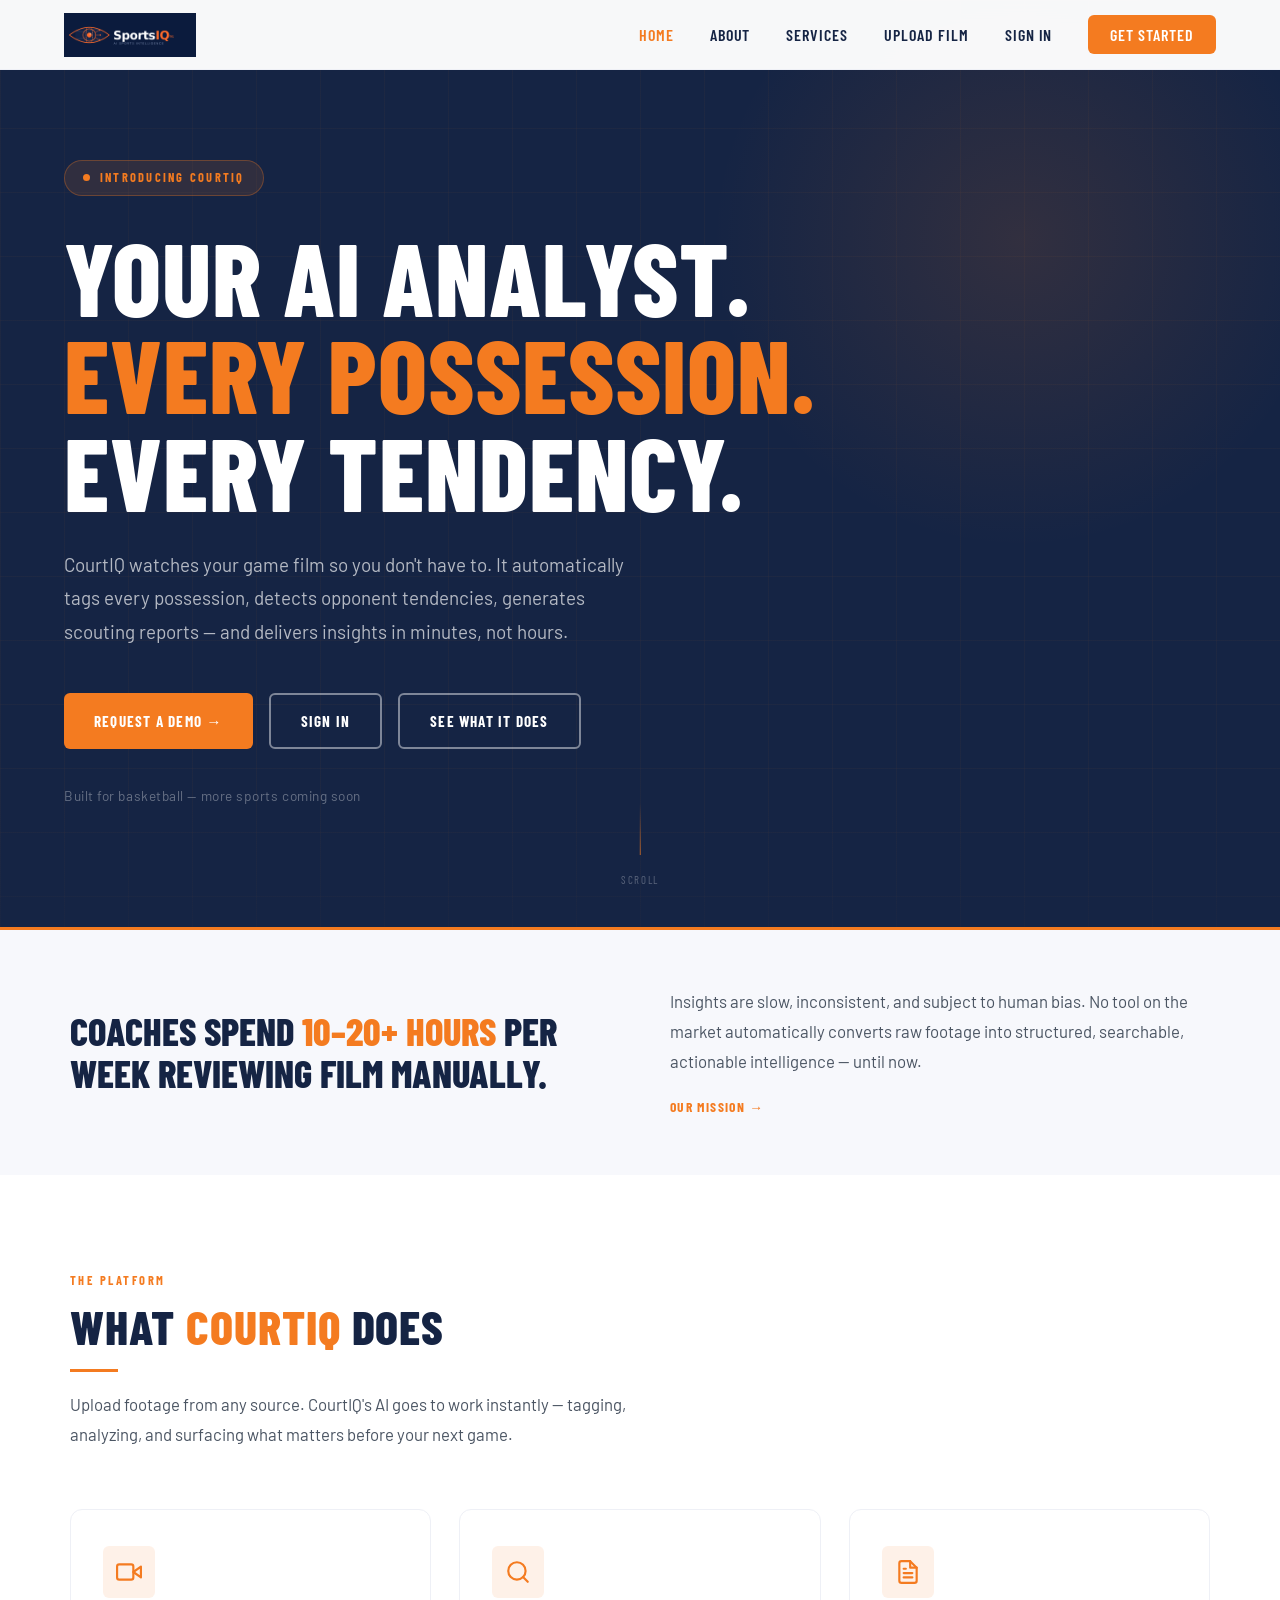
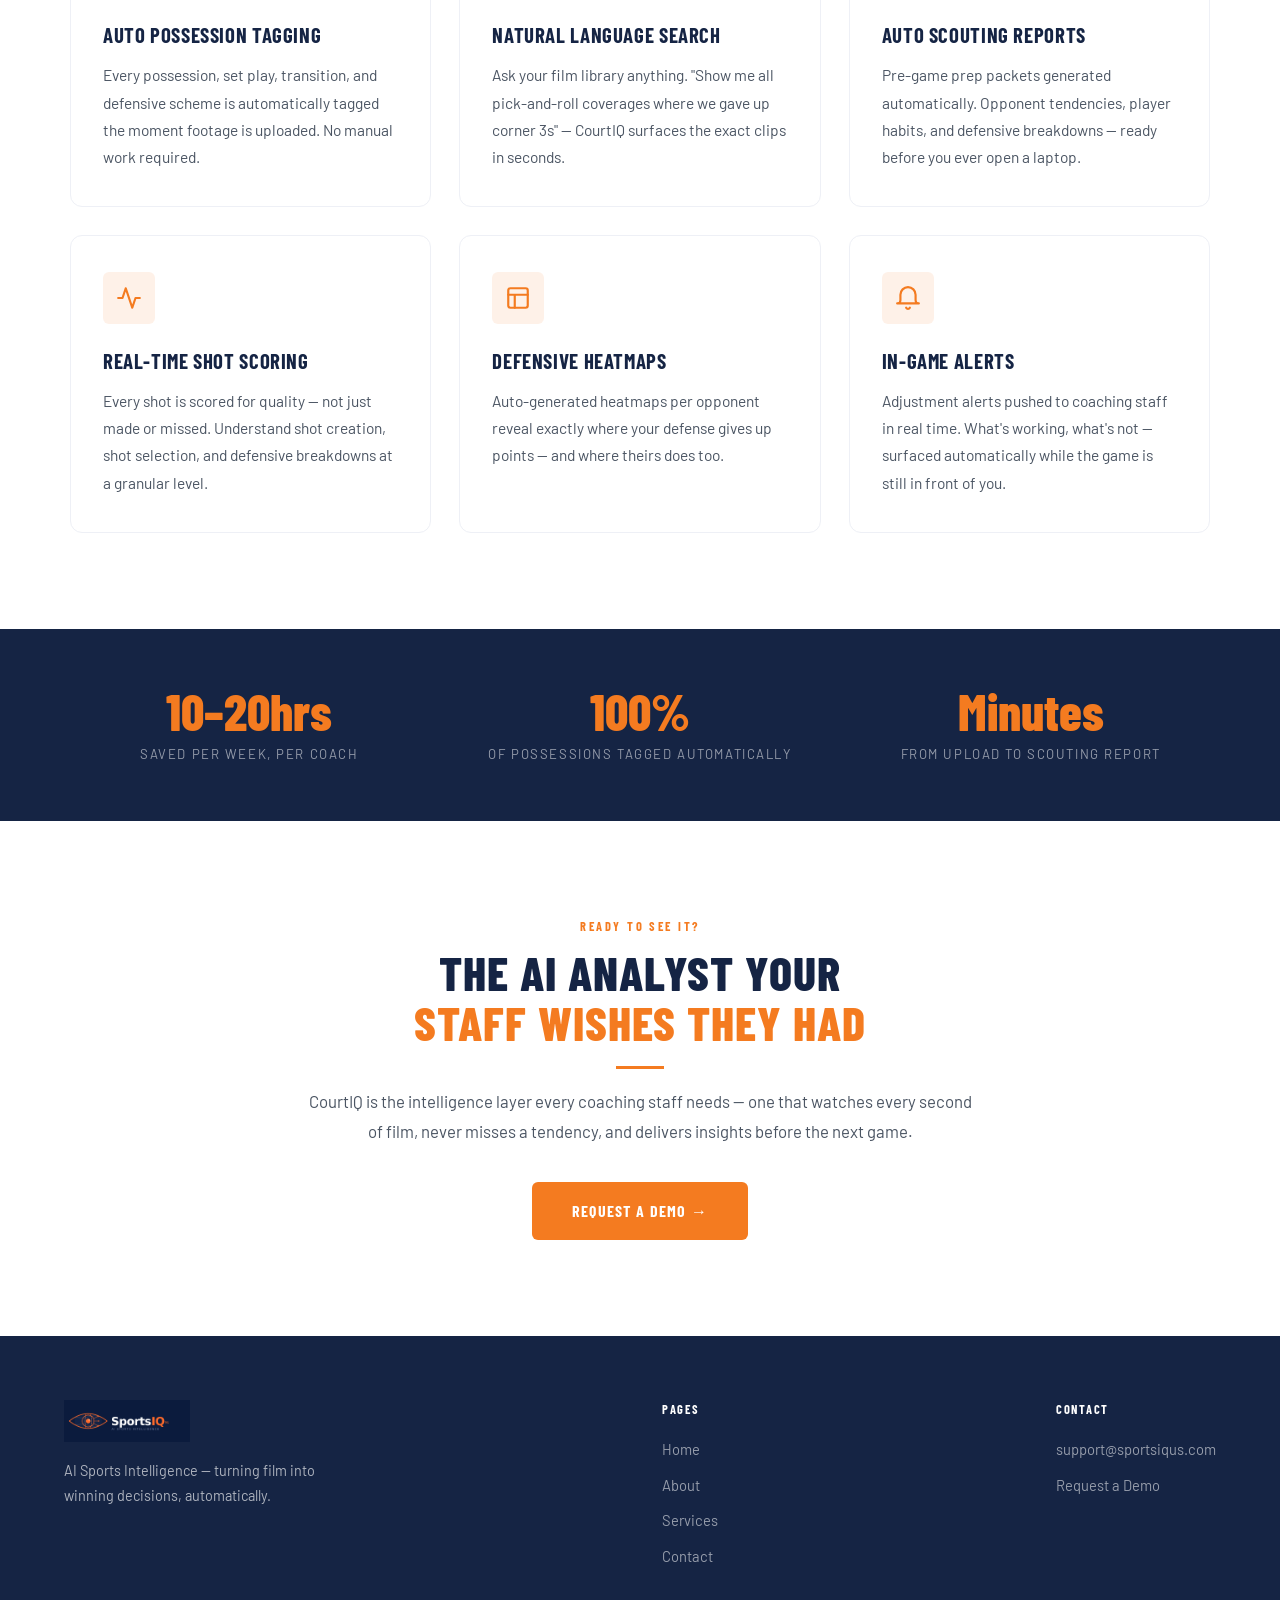
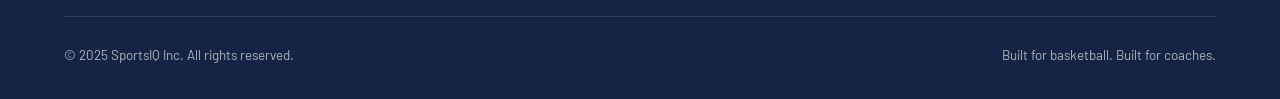
<file: index.html>
<!DOCTYPE html>
<html lang="en">
<head>
  <meta charset="UTF-8" />
  <meta name="viewport" content="width=device-width, initial-scale=1.0" />
  <meta name="description" content="SportsIQ — CourtIQ is our AI analyst that watches every possession, detects every tendency, and delivers scouting intelligence automatically." />
  <title>SportsIQ | AI Sports Intelligence</title>
  <link rel="stylesheet" href="styles.css" />
  <link rel="icon" type="image/png" href="logo.png" />
</head>
<body>

<!-- NAV -->
<nav>
  <div class="nav-logo">
    <a href="index.html"><img src="logo.png" alt="SportsIQ" /></a>
  </div>
  <ul class="nav-links">
    <li><a href="index.html" class="active">Home</a></li>
    <li><a href="about.html">About</a></li>
    <li><a href="services.html">Services</a></li>
    <li><a href="upload.html">Upload Film</a></li>
    <li><a href="login.html" class="login-nav-link">Sign In</a></li>
    <li><a href="contact.html" class="nav-cta">Get Started</a></li>
  </ul>
  <button class="hamburger" aria-label="Menu">
    <span></span><span></span><span></span>
  </button>
</nav>

<!-- HERO -->
<section style="background:var(--navy);padding:0;min-height:100vh;display:flex;flex-direction:column;justify-content:center;position:relative;overflow:hidden;">
  <!-- Grid texture -->
  <div style="position:absolute;inset:0;background-image:linear-gradient(rgba(244,123,32,0.04) 1px,transparent 1px),linear-gradient(90deg,rgba(244,123,32,0.04) 1px,transparent 1px);background-size:64px 64px;pointer-events:none;"></div>
  <!-- Glow -->
  <div style="position:absolute;top:-80px;right:-60px;width:640px;height:640px;background:radial-gradient(circle,rgba(244,123,32,0.13) 0%,transparent 68%);pointer-events:none;"></div>
  <!-- Bottom fade -->
  <div style="position:absolute;bottom:0;left:0;right:0;height:120px;background:linear-gradient(to top,rgba(21,36,68,0.5),transparent);pointer-events:none;"></div>

  <div style="position:relative;z-index:1;padding:160px 5% 120px;max-width:1000px;">
    <!-- Product badge -->
    <div class="fade-up" style="display:inline-flex;align-items:center;gap:10px;background:rgba(244,123,32,0.12);border:1px solid rgba(244,123,32,0.3);border-radius:100px;padding:7px 18px;margin-bottom:32px;">
      <span style="width:7px;height:7px;background:var(--orange);border-radius:50%;display:block;"></span>
      <span style="font-family:var(--font-display);font-size:0.78rem;font-weight:700;letter-spacing:0.18em;text-transform:uppercase;color:var(--orange);">Introducing CourtIQ</span>
    </div>

    <h1 class="fade-up-2" style="font-family:var(--font-display);font-size:clamp(3.2rem,8vw,6.5rem);font-weight:800;color:var(--white);text-transform:uppercase;letter-spacing:0.01em;line-height:0.95;">
      Your AI Analyst.<br />
      <span style="color:var(--orange);">Every Possession.</span><br />
      Every Tendency.
    </h1>

    <p class="fade-up-3" style="margin-top:28px;font-size:1.18rem;color:rgba(255,255,255,0.68);max-width:560px;line-height:1.78;">
      CourtIQ watches your game film so you don't have to. It automatically tags every possession, detects opponent tendencies, generates scouting reports — and delivers insights in minutes, not hours.
    </p>

    <div class="fade-up-4" style="margin-top:44px;display:flex;gap:16px;flex-wrap:wrap;">
      <a href="contact.html" class="btn btn-primary">Request a Demo &rarr;</a>
      <a href="login.html" class="btn btn-outline-white">Sign In</a>
      <a href="services.html" class="btn btn-outline-white">See What It Does</a>
    </div>

    <!-- Proof line -->
    <p class="fade-up-4" style="margin-top:36px;font-size:0.85rem;color:rgba(255,255,255,0.35);letter-spacing:0.04em;">
      Built for basketball — more sports coming soon
    </p>
  </div>

  <!-- Scroll hint -->
  <div style="position:absolute;bottom:36px;left:50%;transform:translateX(-50%);text-align:center;">
    <div style="width:1px;height:52px;background:linear-gradient(to bottom,transparent,rgba(244,123,32,0.7));margin:0 auto 10px;"></div>
    <span style="font-family:var(--font-display);font-size:0.68rem;letter-spacing:0.16em;color:rgba(255,255,255,0.3);text-transform:uppercase;">Scroll</span>
  </div>
</section>

<!-- PROBLEM / INSIGHT STRIP -->
<div style="background:var(--off-white);border-top:3px solid var(--orange);padding:56px 5%;">
  <div class="inner" style="display:flex;align-items:center;gap:60px;flex-wrap:wrap;">
    <div style="flex:1;min-width:260px;">
      <p style="font-family:var(--font-display);font-size:clamp(1.6rem,3vw,2.4rem);font-weight:800;text-transform:uppercase;color:var(--navy);line-height:1.1;">
        Coaches spend <span style="color:var(--orange);">10–20+ hours</span> per week reviewing film manually.
      </p>
    </div>
    <div style="flex:1;min-width:260px;">
      <p style="color:var(--text-mid);font-size:1.05rem;line-height:1.8;">
        Insights are slow, inconsistent, and subject to human bias. No tool on the market automatically converts raw footage into structured, searchable, actionable intelligence — until now.
      </p>
      <a href="about.html" style="display:inline-flex;align-items:center;gap:8px;margin-top:20px;font-family:var(--font-display);font-size:0.85rem;font-weight:700;letter-spacing:0.1em;text-transform:uppercase;color:var(--orange);">Our mission &rarr;</a>
    </div>
  </div>
</div>

<!-- WHAT COURTIQ DOES -->
<section style="background:var(--white);">
  <div class="inner">
    <div style="max-width:580px;margin-bottom:60px;">
      <p class="section-label">The Platform</p>
      <h2 class="section-title">What <span>CourtIQ</span> Does</h2>
      <div class="divider"></div>
      <p class="section-sub">Upload footage from any source. CourtIQ's AI goes to work instantly — tagging, analyzing, and surfacing what matters before your next game.</p>
    </div>

    <div class="grid-3">

      <div class="card">
        <div class="card-icon">
          <svg viewBox="0 0 24 24"><polygon points="23 7 16 12 23 17 23 7"/><rect x="1" y="5" width="15" height="14" rx="2"/></svg>
        </div>
        <h3>Auto Possession Tagging</h3>
        <p>Every possession, set play, transition, and defensive scheme is automatically tagged the moment footage is uploaded. No manual work required.</p>
      </div>

      <div class="card">
        <div class="card-icon">
          <svg viewBox="0 0 24 24"><circle cx="11" cy="11" r="8"/><line x1="21" y1="21" x2="16.65" y2="16.65"/></svg>
        </div>
        <h3>Natural Language Search</h3>
        <p>Ask your film library anything. "Show me all pick-and-roll coverages where we gave up corner 3s" — CourtIQ surfaces the exact clips in seconds.</p>
      </div>

      <div class="card">
        <div class="card-icon">
          <svg viewBox="0 0 24 24"><path d="M14 2H6a2 2 0 0 0-2 2v16a2 2 0 0 0 2 2h12a2 2 0 0 0 2-2V8z"/><polyline points="14 2 14 8 20 8"/><line x1="16" y1="13" x2="8" y2="13"/><line x1="16" y1="17" x2="8" y2="17"/><polyline points="10 9 9 9 8 9"/></svg>
        </div>
        <h3>Auto Scouting Reports</h3>
        <p>Pre-game prep packets generated automatically. Opponent tendencies, player habits, and defensive breakdowns — ready before you ever open a laptop.</p>
      </div>

      <div class="card">
        <div class="card-icon">
          <svg viewBox="0 0 24 24"><polyline points="22 12 18 12 15 21 9 3 6 12 2 12"/></svg>
        </div>
        <h3>Real-Time Shot Scoring</h3>
        <p>Every shot is scored for quality — not just made or missed. Understand shot creation, shot selection, and defensive breakdowns at a granular level.</p>
      </div>

      <div class="card">
        <div class="card-icon">
          <svg viewBox="0 0 24 24"><rect x="3" y="3" width="18" height="18" rx="2"/><path d="M3 9h18M9 21V9"/></svg>
        </div>
        <h3>Defensive Heatmaps</h3>
        <p>Auto-generated heatmaps per opponent reveal exactly where your defense gives up points — and where theirs does too.</p>
      </div>

      <div class="card">
        <div class="card-icon">
          <svg viewBox="0 0 24 24"><path d="M22 17H2a3 3 0 0 0 3-3V9a7 7 0 0 1 14 0v5a3 3 0 0 0 3 3z"/><path d="M13.73 21a2 2 0 0 1-3.46 0"/></svg>
        </div>
        <h3>In-Game Alerts</h3>
        <p>Adjustment alerts pushed to coaching staff in real time. What's working, what's not — surfaced automatically while the game is still in front of you.</p>
      </div>

    </div>
  </div>
</section>

<!-- STAT STRIP -->
<div class="stat-strip">
  <div>
    <div class="stat-num">10–20hrs</div>
    <div class="stat-label">Saved per week, per coach</div>
  </div>
  <div>
    <div class="stat-num">100%</div>
    <div class="stat-label">Of possessions tagged automatically</div>
  </div>
  <div>
    <div class="stat-num">Minutes</div>
    <div class="stat-label">From upload to scouting report</div>
  </div>
</div>

<!-- CTA BAND -->
<section style="background:var(--white);text-align:center;">
  <div class="inner" style="max-width:680px;">
    <p class="section-label" style="text-align:center;">Ready to See It?</p>
    <h2 class="section-title" style="text-align:center;">The AI Analyst Your<br /><span>Staff Wishes They Had</span></h2>
    <div class="divider" style="margin:18px auto;"></div>
    <p style="color:var(--text-mid);font-size:1.05rem;line-height:1.78;margin-bottom:36px;">CourtIQ is the intelligence layer every coaching staff needs — one that watches every second of film, never misses a tendency, and delivers insights before the next game.</p>
    <a href="contact.html" class="btn btn-primary" style="font-size:1rem;padding:16px 40px;">Request a Demo &rarr;</a>
  </div>
</section>

<!-- FOOTER -->
<footer>
  <div class="footer-top">
    <div class="footer-brand">
      <img src="logo.png" alt="SportsIQ" />
      <p>AI Sports Intelligence — turning film into winning decisions, automatically.</p>
    </div>
    <div class="footer-links">
      <h4>Pages</h4>
      <ul>
        <li><a href="index.html">Home</a></li>
        <li><a href="about.html">About</a></li>
        <li><a href="services.html">Services</a></li>
        <li><a href="contact.html">Contact</a></li>
      </ul>
    </div>
    <div class="footer-links">
      <h4>Contact</h4>
      <ul>
        <li><a href="mailto:support@sportsiqus.com">support@sportsiqus.com</a></li>
        <li><a href="contact.html">Request a Demo</a></li>
      </ul>
    </div>
  </div>
  <div class="footer-bottom">
    <p>&copy; 2025 SportsIQ Inc. All rights reserved.</p>
    <p>Built for basketball. Built for coaches.</p>
  </div>
</footer>

<script src="main.js"></script>
</body>
</html>
</file>
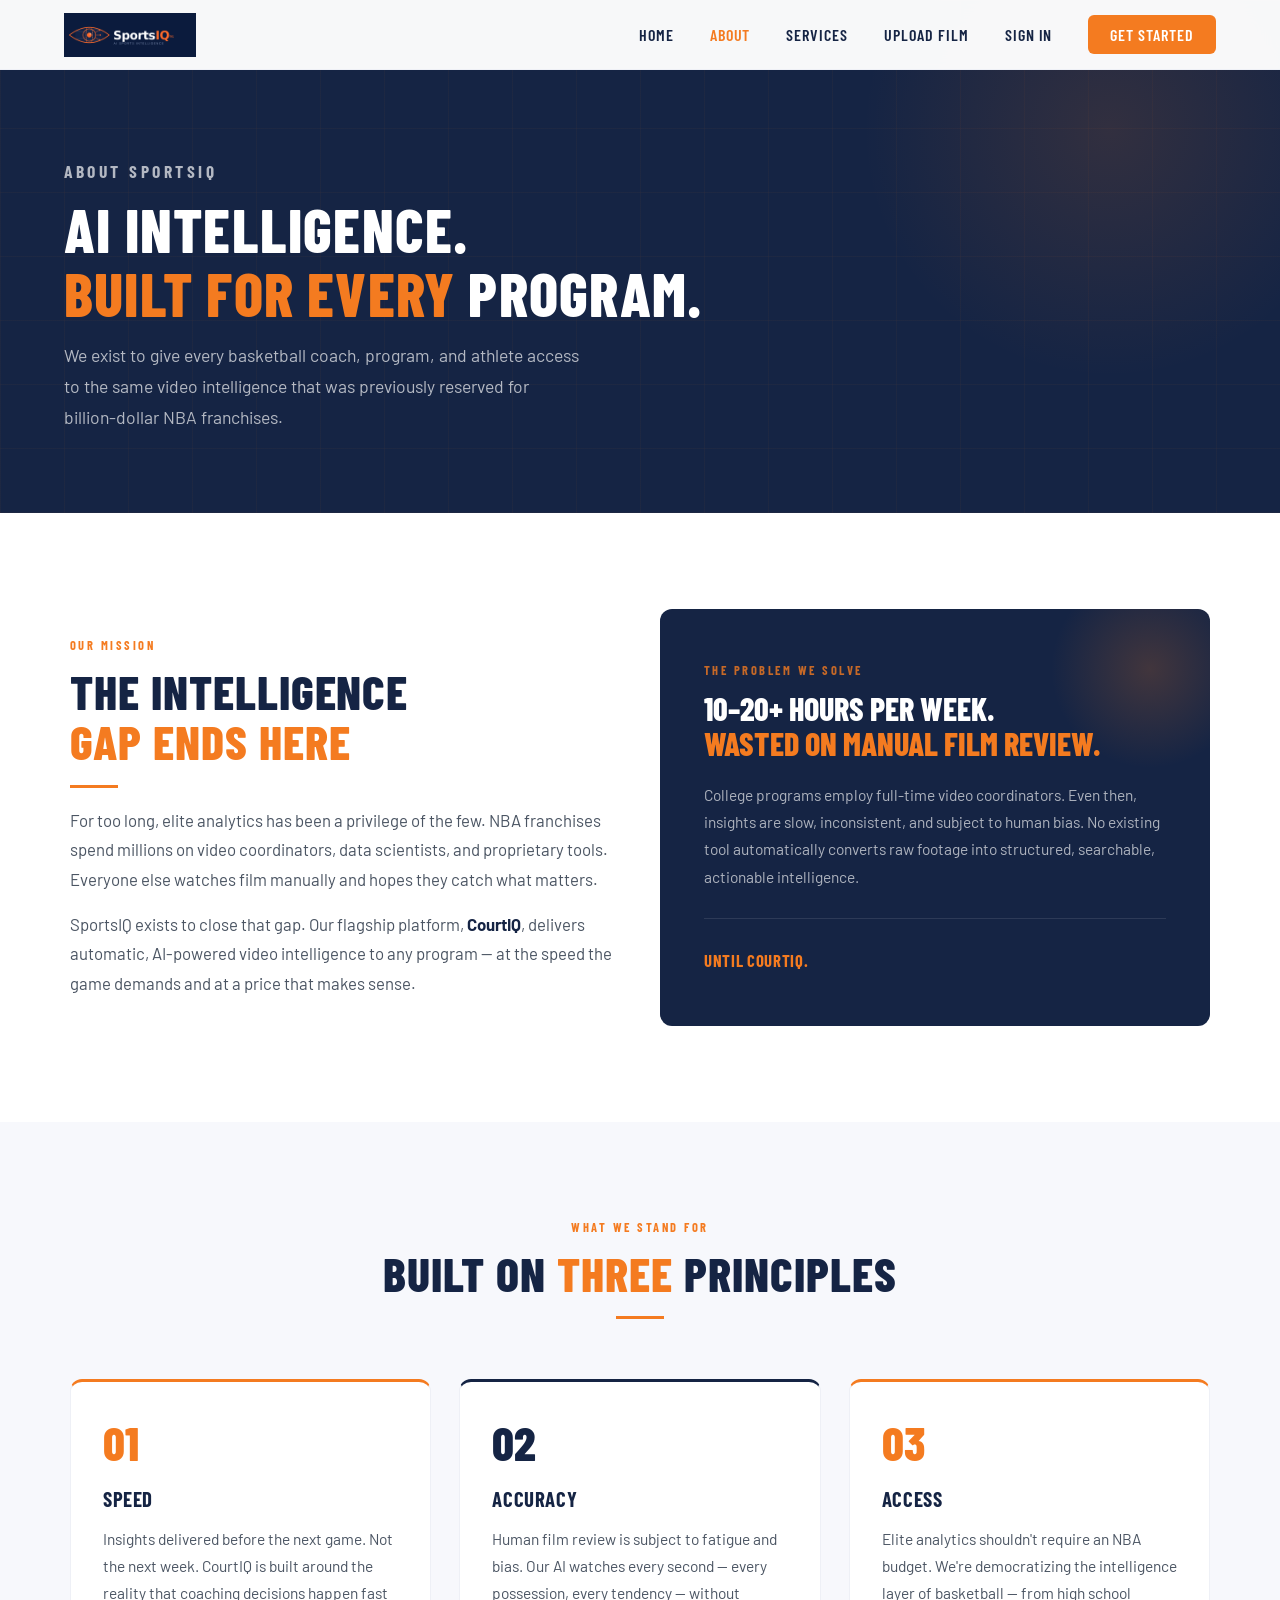
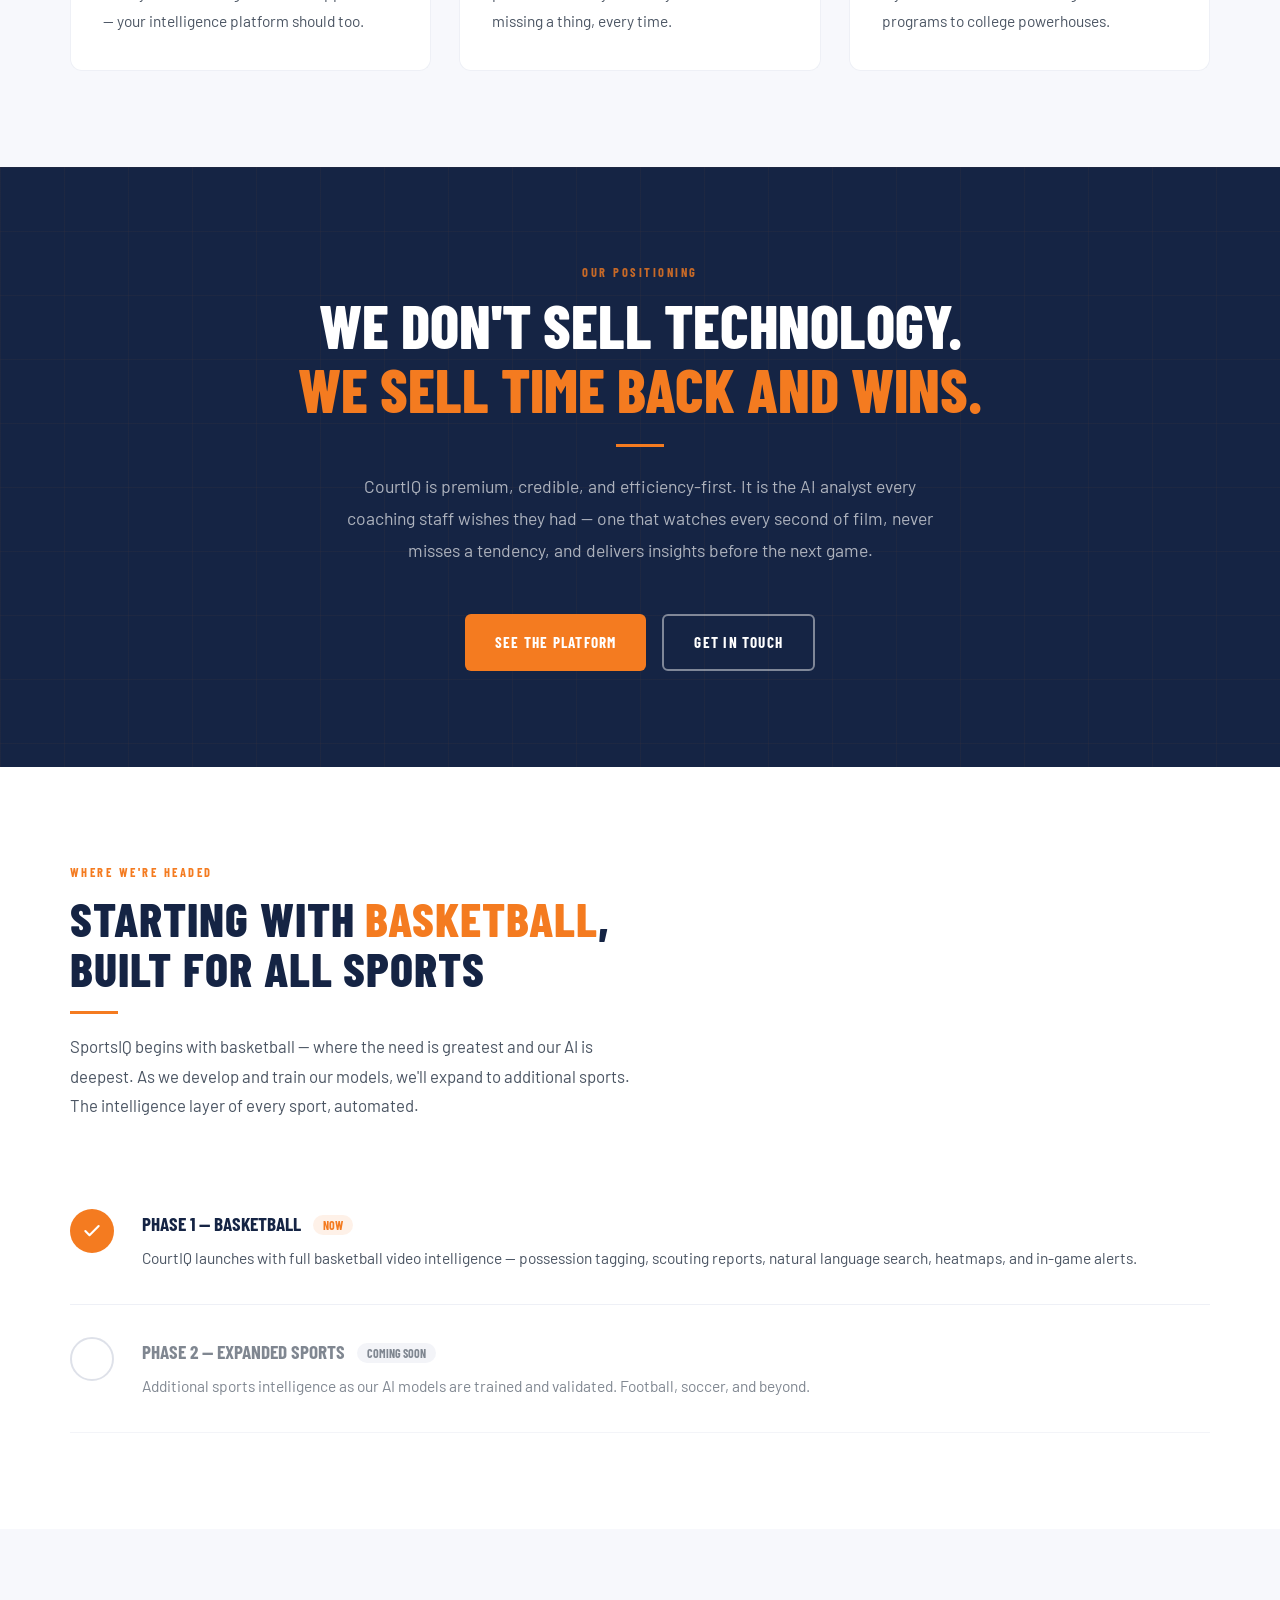
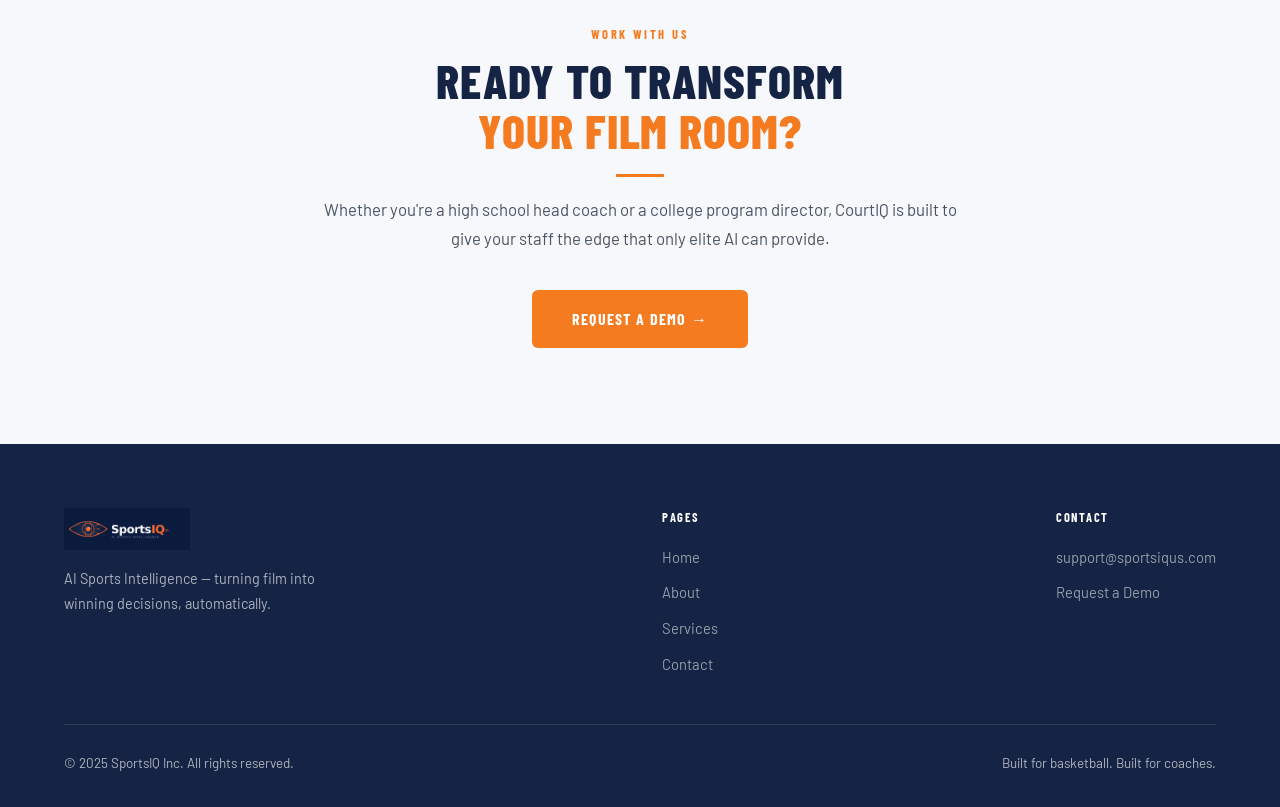
<file: about.html>
<!DOCTYPE html>
<html lang="en">
<head>
  <meta charset="UTF-8" />
  <meta name="viewport" content="width=device-width, initial-scale=1.0" />
  <meta name="description" content="About SportsIQ Inc. — our mission is to give every basketball program access to the AI sports intelligence previously reserved for billion-dollar franchises." />
  <title>About | SportsIQ</title>
  <link rel="stylesheet" href="styles.css" />
  <link rel="icon" type="image/png" href="logo.png" />
</head>
<body>

<!-- NAV -->
<nav>
  <div class="nav-logo">
    <a href="index.html"><img src="logo.png" alt="SportsIQ" /></a>
  </div>
  <ul class="nav-links">
    <li><a href="index.html">Home</a></li>
    <li><a href="about.html" class="active">About</a></li>
    <li><a href="services.html">Services</a></li>
    <li><a href="upload.html">Upload Film</a></li>
    <li><a href="login.html" class="login-nav-link">Sign In</a></li>
    <li><a href="contact.html" class="nav-cta">Get Started</a></li>
  </ul>
  <button class="hamburger" aria-label="Menu">
    <span></span><span></span><span></span>
  </button>
</nav>

<!-- PAGE HERO -->
<div class="page-hero">
  <!-- Grid texture -->
  <div style="position:absolute;inset:0;background-image:linear-gradient(rgba(244,123,32,0.04) 1px,transparent 1px),linear-gradient(90deg,rgba(244,123,32,0.04) 1px,transparent 1px);background-size:64px 64px;pointer-events:none;"></div>
  <div class="page-hero-inner">
    <p class="section-label fade-up">About SportsIQ</p>
    <h1 class="fade-up-2">AI Intelligence.<br /><span>Built for Every</span> Program.</h1>
    <p class="fade-up-3">We exist to give every basketball coach, program, and athlete access to the same video intelligence that was previously reserved for billion-dollar NBA franchises.</p>
  </div>
</div>

<!-- MISSION -->
<section style="background:var(--white);">
  <div class="inner grid-2" style="align-items:center;">
    <div>
      <p class="section-label">Our Mission</p>
      <h2 class="section-title">The Intelligence<br /><span>Gap Ends Here</span></h2>
      <div class="divider"></div>
      <p class="section-sub">For too long, elite analytics has been a privilege of the few. NBA franchises spend millions on video coordinators, data scientists, and proprietary tools. Everyone else watches film manually and hopes they catch what matters.</p>
      <p style="margin-top:16px;color:var(--text-mid);font-size:1.05rem;line-height:1.75;">SportsIQ exists to close that gap. Our flagship platform, <strong style="color:var(--navy);">CourtIQ</strong>, delivers automatic, AI-powered video intelligence to any program — at the speed the game demands and at a price that makes sense.</p>
    </div>
    <div style="background:var(--navy);border-radius:var(--radius-lg);padding:52px 44px;position:relative;overflow:hidden;">
      <div style="position:absolute;top:-40px;right:-40px;width:200px;height:200px;background:radial-gradient(circle,rgba(244,123,32,0.2) 0%,transparent 70%);pointer-events:none;"></div>
      <p class="section-label" style="color:rgba(244,123,32,0.8);">The Problem We Solve</p>
      <p style="font-family:var(--font-display);font-size:clamp(1.5rem,3vw,2rem);font-weight:800;text-transform:uppercase;color:var(--white);line-height:1.1;margin-top:8px;">
        10–20+ Hours Per Week.<br />
        <span style="color:var(--orange);">Wasted on Manual Film Review.</span>
      </p>
      <p style="margin-top:20px;color:rgba(255,255,255,0.65);font-size:0.97rem;line-height:1.75;">College programs employ full-time video coordinators. Even then, insights are slow, inconsistent, and subject to human bias. No existing tool automatically converts raw footage into structured, searchable, actionable intelligence.</p>
      <div style="margin-top:28px;padding-top:28px;border-top:1px solid rgba(255,255,255,0.1);">
        <p style="font-family:var(--font-display);font-size:1.05rem;font-weight:700;color:var(--orange);text-transform:uppercase;letter-spacing:0.04em;">Until CourtIQ.</p>
      </div>
    </div>
  </div>
</section>

<!-- VALUES -->
<section style="background:var(--off-white);">
  <div class="inner">
    <div style="text-align:center;max-width:560px;margin:0 auto 60px;">
      <p class="section-label">What We Stand For</p>
      <h2 class="section-title">Built on <span>Three</span> Principles</h2>
      <div class="divider" style="margin:18px auto;"></div>
    </div>
    <div class="grid-3">

      <div class="card" style="border-top:3px solid var(--orange);">
        <div style="font-family:var(--font-display);font-size:3rem;font-weight:800;color:var(--orange);line-height:1;margin-bottom:16px;">01</div>
        <h3>Speed</h3>
        <p>Insights delivered before the next game. Not the next week. CourtIQ is built around the reality that coaching decisions happen fast — your intelligence platform should too.</p>
      </div>

      <div class="card" style="border-top:3px solid var(--navy);">
        <div style="font-family:var(--font-display);font-size:3rem;font-weight:800;color:var(--navy);line-height:1;margin-bottom:16px;">02</div>
        <h3>Accuracy</h3>
        <p>Human film review is subject to fatigue and bias. Our AI watches every second — every possession, every tendency — without missing a thing, every time.</p>
      </div>

      <div class="card" style="border-top:3px solid var(--orange);">
        <div style="font-family:var(--font-display);font-size:3rem;font-weight:800;color:var(--orange);line-height:1;margin-bottom:16px;">03</div>
        <h3>Access</h3>
        <p>Elite analytics shouldn't require an NBA budget. We're democratizing the intelligence layer of basketball — from high school programs to college powerhouses.</p>
      </div>

    </div>
  </div>
</section>

<!-- BRAND POSITIONING -->
<section style="background:var(--navy);position:relative;overflow:hidden;">
  <div style="position:absolute;inset:0;background-image:linear-gradient(rgba(244,123,32,0.04) 1px,transparent 1px),linear-gradient(90deg,rgba(244,123,32,0.04) 1px,transparent 1px);background-size:64px 64px;pointer-events:none;"></div>
  <div class="inner" style="position:relative;z-index:1;text-align:center;max-width:760px;margin:0 auto;">
    <p class="section-label" style="color:rgba(244,123,32,0.8);">Our Positioning</p>
    <h2 style="font-family:var(--font-display);font-size:clamp(2rem,5vw,3.8rem);font-weight:800;text-transform:uppercase;color:var(--white);line-height:1.05;">
      We Don't Sell Technology.<br />
      <span style="color:var(--orange);">We Sell Time Back and Wins.</span>
    </h2>
    <div class="divider" style="margin:24px auto;"></div>
    <p style="color:rgba(255,255,255,0.65);font-size:1.1rem;line-height:1.8;max-width:600px;margin:0 auto;">
      CourtIQ is premium, credible, and efficiency-first. It is the AI analyst every coaching staff wishes they had — one that watches every second of film, never misses a tendency, and delivers insights before the next game.
    </p>
    <div style="margin-top:48px;display:flex;justify-content:center;gap:16px;flex-wrap:wrap;">
      <a href="services.html" class="btn btn-primary">See the Platform</a>
      <a href="contact.html" class="btn btn-outline-white">Get in Touch</a>
    </div>
  </div>
</section>

<!-- ROADMAP -->
<section style="background:var(--white);">
  <div class="inner">
    <div style="max-width:560px;margin-bottom:56px;">
      <p class="section-label">Where We're Headed</p>
      <h2 class="section-title">Starting with <span>Basketball</span>,<br />Built for All Sports</h2>
      <div class="divider"></div>
      <p class="section-sub">SportsIQ begins with basketball — where the need is greatest and our AI is deepest. As we develop and train our models, we'll expand to additional sports. The intelligence layer of every sport, automated.</p>
    </div>
    <div style="display:flex;flex-direction:column;gap:0;">
      <div style="display:flex;align-items:flex-start;gap:28px;padding:32px 0;border-bottom:1px solid var(--light-gray);">
        <div style="width:44px;height:44px;border-radius:50%;background:var(--orange);display:flex;align-items:center;justify-content:center;flex-shrink:0;">
          <svg width="20" height="20" viewBox="0 0 24 24" fill="none" stroke="white" stroke-width="2.5" stroke-linecap="round" stroke-linejoin="round"><polyline points="20 6 9 17 4 12"/></svg>
        </div>
        <div>
          <h3 style="font-family:var(--font-display);font-size:1.2rem;font-weight:700;text-transform:uppercase;color:var(--navy);margin-bottom:6px;">Phase 1 — Basketball <span style="color:var(--orange);font-size:0.75rem;background:rgba(244,123,32,0.1);padding:3px 10px;border-radius:100px;margin-left:8px;vertical-align:middle;">Now</span></h3>
          <p style="color:var(--text-mid);font-size:0.97rem;line-height:1.7;">CourtIQ launches with full basketball video intelligence — possession tagging, scouting reports, natural language search, heatmaps, and in-game alerts.</p>
        </div>
      </div>
      <div style="display:flex;align-items:flex-start;gap:28px;padding:32px 0;border-bottom:1px solid var(--light-gray);opacity:0.7;">
        <div style="width:44px;height:44px;border-radius:50%;border:2px solid var(--mid-gray);display:flex;align-items:center;justify-content:center;flex-shrink:0;">
          <svg width="18" height="18" viewBox="0 0 24 24" fill="none" stroke="var(--text-light)" stroke-width="2" stroke-linecap="round" stroke-linejoin="round"><circle cx="12" cy="12" r="10"/><polyline points="12 6 12 12 16 14"/></svg>
        </div>
        <div>
          <h3 style="font-family:var(--font-display);font-size:1.2rem;font-weight:700;text-transform:uppercase;color:var(--text-mid);margin-bottom:6px;">Phase 2 — Expanded Sports <span style="font-size:0.75rem;background:var(--light-gray);padding:3px 10px;border-radius:100px;margin-left:8px;vertical-align:middle;">Coming Soon</span></h3>
          <p style="color:var(--text-mid);font-size:0.97rem;line-height:1.7;">Additional sports intelligence as our AI models are trained and validated. Football, soccer, and beyond.</p>
        </div>
      </div>
    </div>
  </div>
</section>

<!-- CTA -->
<section style="background:var(--off-white);text-align:center;">
  <div class="inner" style="max-width:660px;">
    <p class="section-label" style="text-align:center;">Work With Us</p>
    <h2 class="section-title" style="text-align:center;">Ready to Transform<br /><span>Your Film Room?</span></h2>
    <div class="divider" style="margin:18px auto;"></div>
    <p style="color:var(--text-mid);font-size:1.05rem;line-height:1.78;margin-bottom:36px;">Whether you're a high school head coach or a college program director, CourtIQ is built to give your staff the edge that only elite AI can provide.</p>
    <a href="contact.html" class="btn btn-primary" style="font-size:1rem;padding:16px 40px;">Request a Demo &rarr;</a>
  </div>
</section>

<!-- FOOTER -->
<footer>
  <div class="footer-top">
    <div class="footer-brand">
      <img src="logo.png" alt="SportsIQ" />
      <p>AI Sports Intelligence — turning film into winning decisions, automatically.</p>
    </div>
    <div class="footer-links">
      <h4>Pages</h4>
      <ul>
        <li><a href="index.html">Home</a></li>
        <li><a href="about.html">About</a></li>
        <li><a href="services.html">Services</a></li>
        <li><a href="contact.html">Contact</a></li>
      </ul>
    </div>
    <div class="footer-links">
      <h4>Contact</h4>
      <ul>
        <li><a href="mailto:support@sportsiqus.com">support@sportsiqus.com</a></li>
        <li><a href="contact.html">Request a Demo</a></li>
      </ul>
    </div>
  </div>
  <div class="footer-bottom">
    <p>&copy; 2025 SportsIQ Inc. All rights reserved.</p>
    <p>Built for basketball. Built for coaches.</p>
  </div>
</footer>

<script src="main.js"></script>
</body>
</html>
</file>
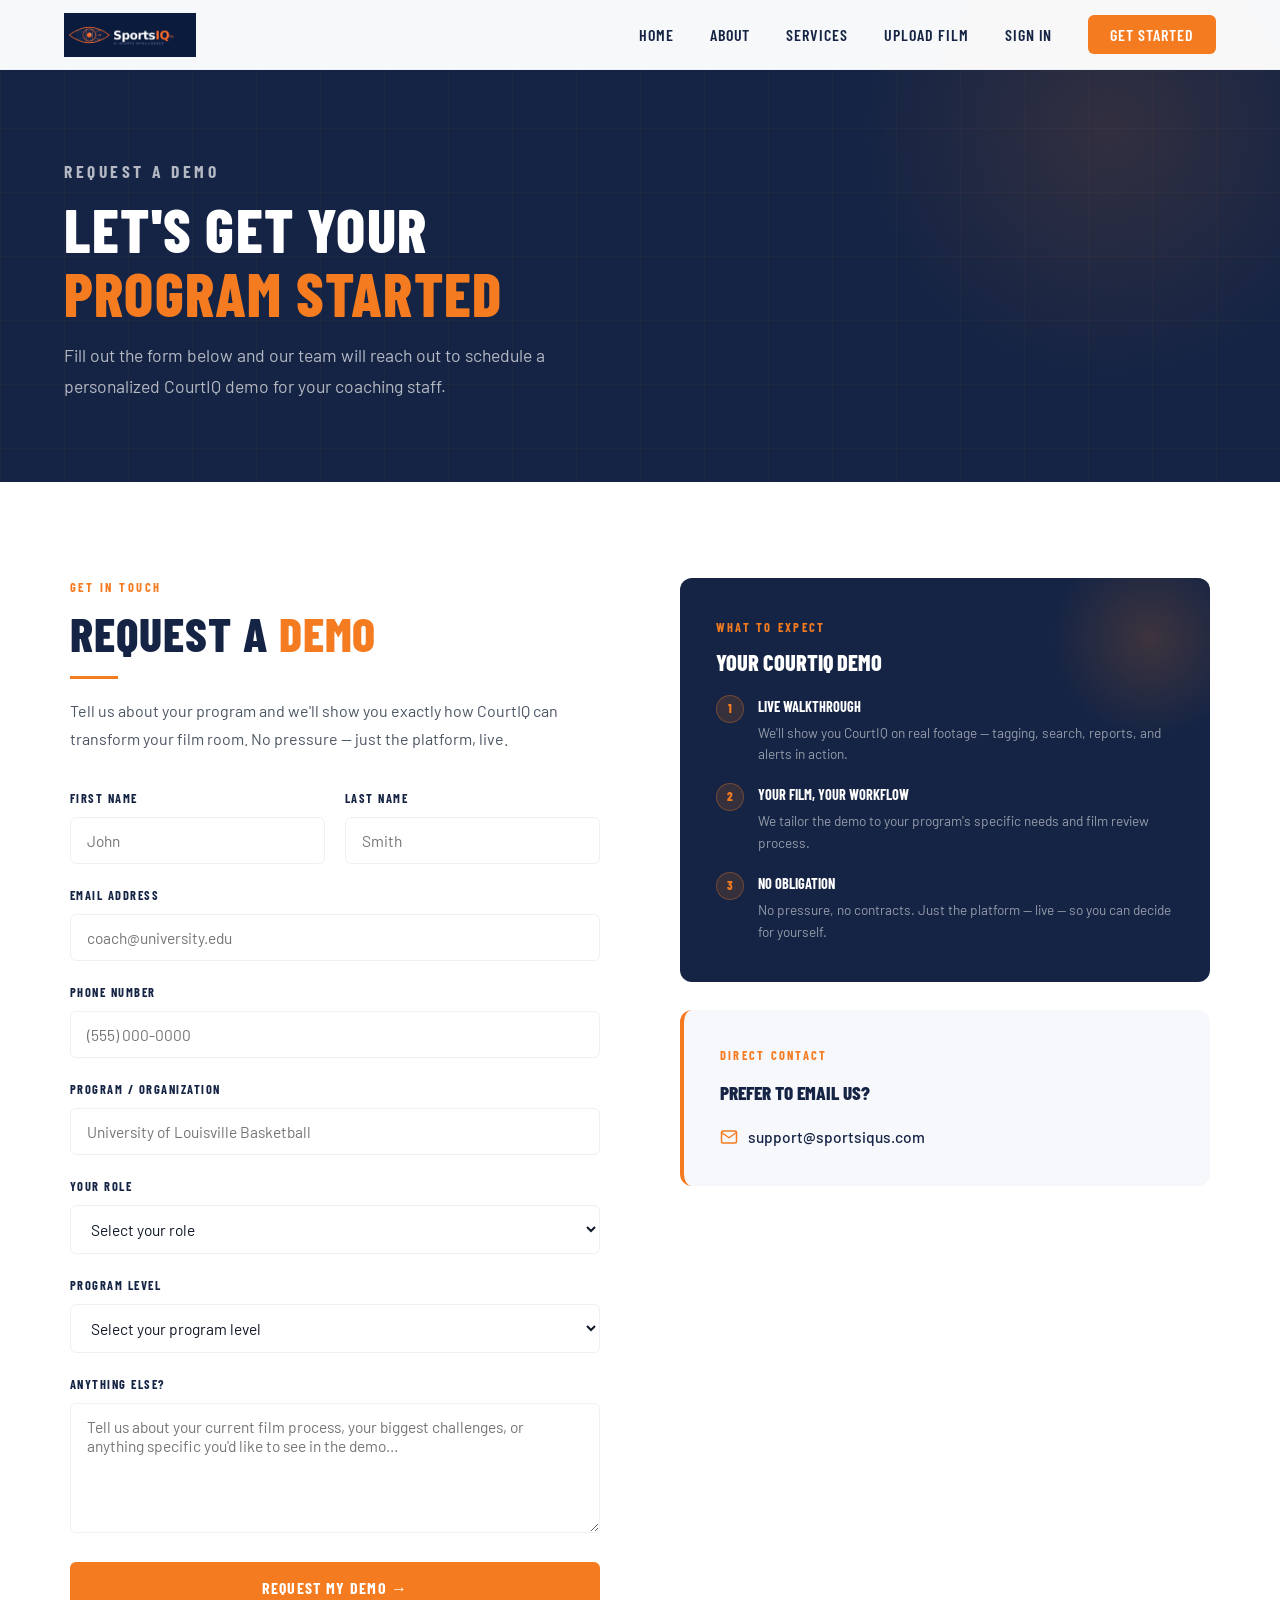
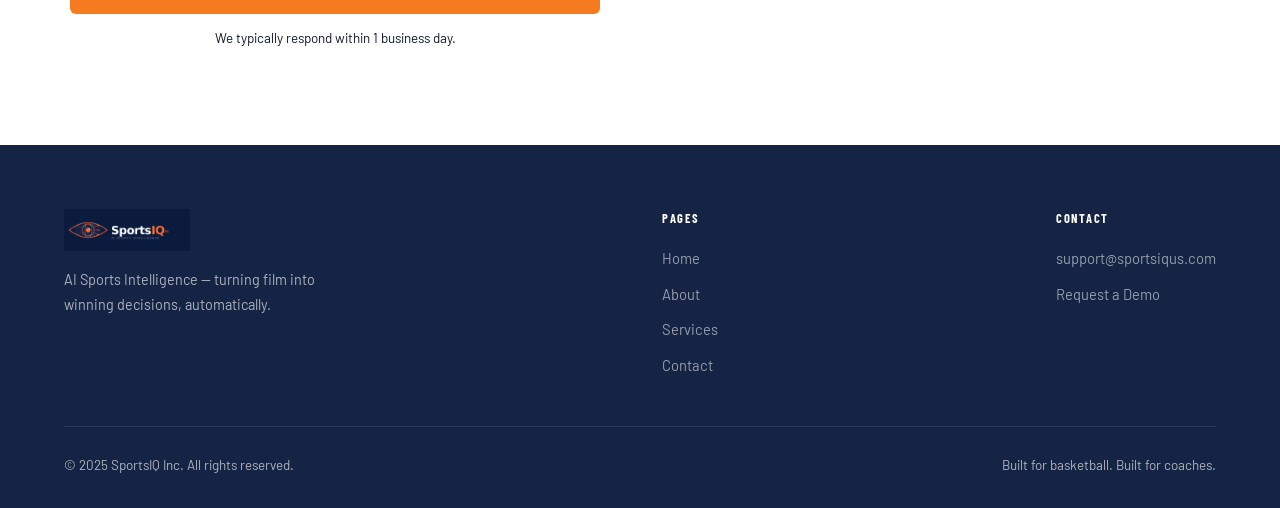
<file: contact.html>
<!DOCTYPE html>
<html lang="en">
<head>
  <meta charset="UTF-8" />
  <meta name="viewport" content="width=device-width, initial-scale=1.0" />
  <meta name="description" content="Contact SportsIQ — request a CourtIQ demo for your basketball program or reach out to our team directly." />
  <title>Contact | SportsIQ</title>
  <link rel="stylesheet" href="styles.css" />
  <link rel="icon" type="image/png" href="logo.png" />
</head>
<body>

<!-- NAV -->
<nav>
  <div class="nav-logo">
    <a href="index.html"><img src="logo.png" alt="SportsIQ" /></a>
  </div>
  <ul class="nav-links">
    <li><a href="index.html">Home</a></li>
    <li><a href="about.html">About</a></li>
    <li><a href="services.html">Services</a></li>
    <li><a href="upload.html">Upload Film</a></li>
    <li><a href="login.html" class="login-nav-link">Sign In</a></li>
    <li><a href="contact.html" class="nav-cta active">Get Started</a></li>
  </ul>
  <button class="hamburger" aria-label="Menu">
    <span></span><span></span><span></span>
  </button>
</nav>

<!-- PAGE HERO -->
<div class="page-hero">
  <div style="position:absolute;inset:0;background-image:linear-gradient(rgba(244,123,32,0.04) 1px,transparent 1px),linear-gradient(90deg,rgba(244,123,32,0.04) 1px,transparent 1px);background-size:64px 64px;pointer-events:none;"></div>
  <div class="page-hero-inner">
    <p class="section-label fade-up">Request a Demo</p>
    <h1 class="fade-up-2">Let's Get Your<br /><span>Program Started</span></h1>
    <p class="fade-up-3">Fill out the form below and our team will reach out to schedule a personalized CourtIQ demo for your coaching staff.</p>
  </div>
</div>

<!-- CONTACT SECTION -->
<section style="background:var(--white);">
  <div class="inner grid-2" style="align-items:flex-start;gap:80px;">

    <!-- FORM -->
    <div>
      <p class="section-label">Get in Touch</p>
      <h2 class="section-title">Request a <span>Demo</span></h2>
      <div class="divider"></div>
      <p style="color:var(--text-mid);font-size:1rem;line-height:1.75;margin-bottom:36px;">Tell us about your program and we'll show you exactly how CourtIQ can transform your film room. No pressure — just the platform, live.</p>

      <form id="contactForm" style="display:flex;flex-direction:column;">
        <div style="display:grid;grid-template-columns:1fr 1fr;gap:20px;">
          <div class="form-group">
            <label for="firstName">First Name</label>
            <input type="text" id="firstName" name="firstName" placeholder="John" required />
          </div>
          <div class="form-group">
            <label for="lastName">Last Name</label>
            <input type="text" id="lastName" name="lastName" placeholder="Smith" required />
          </div>
        </div>

        <div class="form-group">
          <label for="email">Email Address</label>
          <input type="email" id="email" name="email" placeholder="coach@university.edu" required />
        </div>

        <div class="form-group">
          <label for="phone">Phone Number</label>
          <input type="tel" id="phone" name="phone" placeholder="(555) 000-0000" />
        </div>

        <div class="form-group">
          <label for="program">Program / Organization</label>
          <input type="text" id="program" name="program" placeholder="University of Louisville Basketball" required />
        </div>

        <div class="form-group">
          <label for="role">Your Role</label>
          <select id="role" name="role" required>
            <option value="" disabled selected>Select your role</option>
            <option>Head Coach</option>
            <option>Assistant Coach</option>
            <option>Video Coordinator</option>
            <option>Athletic Director</option>
            <option>Program Administrator</option>
            <option>Other</option>
          </select>
        </div>

        <div class="form-group">
          <label for="level">Program Level</label>
          <select id="level" name="level" required>
            <option value="" disabled selected>Select your program level</option>
            <option>NBA / Professional</option>
            <option>NCAA Division I</option>
            <option>NCAA Division II</option>
            <option>NCAA Division III</option>
            <option>NAIA</option>
            <option>JUCO</option>
            <option>High School</option>
            <option>AAU / Club</option>
            <option>Other</option>
          </select>
        </div>

        <div class="form-group">
          <label for="message">Anything Else?</label>
          <textarea id="message" name="message" placeholder="Tell us about your current film process, your biggest challenges, or anything specific you'd like to see in the demo..."></textarea>
        </div>

        <button type="submit" class="btn btn-primary" style="width:100%;justify-content:center;font-size:1rem;padding:16px;">
          Request My Demo &rarr;
        </button>

        <p style="margin-top:14px;text-align:center;font-size:0.84rem;color:var(--text-light);">
          We typically respond within 1 business day.
        </p>
      </form>

      <!-- Success message (hidden by default) -->
      <div id="successMsg" style="display:none;background:rgba(244,123,32,0.08);border:1.5px solid var(--orange);border-radius:var(--radius-lg);padding:36px;text-align:center;margin-top:20px;">
        <svg width="48" height="48" viewBox="0 0 24 24" fill="none" stroke="var(--orange)" stroke-width="2" stroke-linecap="round" stroke-linejoin="round" style="margin:0 auto 16px;"><circle cx="12" cy="12" r="10"/><polyline points="20 6 9 17 4 12"/></svg>
        <h3 style="font-family:var(--font-display);font-size:1.5rem;font-weight:800;text-transform:uppercase;color:var(--navy);margin-bottom:10px;">Request Received!</h3>
        <p style="color:var(--text-mid);font-size:0.97rem;line-height:1.75;">Thanks for reaching out. Our team will be in touch within 1 business day to schedule your personalized CourtIQ demo.</p>
      </div>
    </div>

    <!-- SIDEBAR INFO -->
    <div style="display:flex;flex-direction:column;gap:28px;position:sticky;top:100px;">

      <div style="background:var(--navy);border-radius:var(--radius-lg);padding:40px 36px;position:relative;overflow:hidden;">
        <div style="position:absolute;top:-40px;right:-40px;width:200px;height:200px;background:radial-gradient(circle,rgba(244,123,32,0.18) 0%,transparent 70%);pointer-events:none;"></div>
        <p style="font-family:var(--font-display);font-size:0.78rem;font-weight:700;letter-spacing:0.18em;text-transform:uppercase;color:var(--orange);margin-bottom:12px;">What to Expect</p>
        <h3 style="font-family:var(--font-display);font-size:1.4rem;font-weight:800;text-transform:uppercase;color:var(--white);margin-bottom:20px;line-height:1.1;">Your CourtIQ Demo</h3>
        <div style="display:flex;flex-direction:column;gap:18px;">
          <div style="display:flex;align-items:flex-start;gap:14px;">
            <div style="width:28px;height:28px;border-radius:50%;background:rgba(244,123,32,0.15);border:1px solid rgba(244,123,32,0.3);display:flex;align-items:center;justify-content:center;flex-shrink:0;">
              <span style="font-family:var(--font-display);font-size:0.78rem;font-weight:800;color:var(--orange);">1</span>
            </div>
            <div>
              <p style="font-family:var(--font-display);font-size:0.9rem;font-weight:700;text-transform:uppercase;color:var(--white);margin-bottom:4px;">Live Walkthrough</p>
              <p style="font-size:0.85rem;color:rgba(255,255,255,0.55);line-height:1.6;">We'll show you CourtIQ on real footage — tagging, search, reports, and alerts in action.</p>
            </div>
          </div>
          <div style="display:flex;align-items:flex-start;gap:14px;">
            <div style="width:28px;height:28px;border-radius:50%;background:rgba(244,123,32,0.15);border:1px solid rgba(244,123,32,0.3);display:flex;align-items:center;justify-content:center;flex-shrink:0;">
              <span style="font-family:var(--font-display);font-size:0.78rem;font-weight:800;color:var(--orange);">2</span>
            </div>
            <div>
              <p style="font-family:var(--font-display);font-size:0.9rem;font-weight:700;text-transform:uppercase;color:var(--white);margin-bottom:4px;">Your Film, Your Workflow</p>
              <p style="font-size:0.85rem;color:rgba(255,255,255,0.55);line-height:1.6;">We tailor the demo to your program's specific needs and film review process.</p>
            </div>
          </div>
          <div style="display:flex;align-items:flex-start;gap:14px;">
            <div style="width:28px;height:28px;border-radius:50%;background:rgba(244,123,32,0.15);border:1px solid rgba(244,123,32,0.3);display:flex;align-items:center;justify-content:center;flex-shrink:0;">
              <span style="font-family:var(--font-display);font-size:0.78rem;font-weight:800;color:var(--orange);">3</span>
            </div>
            <div>
              <p style="font-family:var(--font-display);font-size:0.9rem;font-weight:700;text-transform:uppercase;color:var(--white);margin-bottom:4px;">No Obligation</p>
              <p style="font-size:0.85rem;color:rgba(255,255,255,0.55);line-height:1.6;">No pressure, no contracts. Just the platform — live — so you can decide for yourself.</p>
            </div>
          </div>
        </div>
      </div>

      <div style="background:var(--off-white);border-radius:var(--radius-lg);padding:36px;border-left:4px solid var(--orange);">
        <p style="font-family:var(--font-display);font-size:0.78rem;font-weight:700;letter-spacing:0.18em;text-transform:uppercase;color:var(--orange);margin-bottom:12px;">Direct Contact</p>
        <h3 style="font-family:var(--font-display);font-size:1.2rem;font-weight:800;text-transform:uppercase;color:var(--navy);margin-bottom:16px;">Prefer to Email Us?</h3>
        <a href="mailto:support@sportsiqus.com" style="display:flex;align-items:center;gap:10px;color:var(--navy);font-size:0.97rem;font-weight:500;transition:color var(--transition);">
          <svg width="18" height="18" viewBox="0 0 24 24" fill="none" stroke="var(--orange)" stroke-width="2" stroke-linecap="round" stroke-linejoin="round"><path d="M4 4h16c1.1 0 2 .9 2 2v12c0 1.1-.9 2-2 2H4c-1.1 0-2-.9-2-2V6c0-1.1.9-2 2-2z"/><polyline points="22,6 12,13 2,6"/></svg>
          support@sportsiqus.com
        </a>
      </div>

    </div>
  </div>
</section>

<!-- FOOTER -->
<footer>
  <div class="footer-top">
    <div class="footer-brand">
      <img src="logo.png" alt="SportsIQ" />
      <p>AI Sports Intelligence — turning film into winning decisions, automatically.</p>
    </div>
    <div class="footer-links">
      <h4>Pages</h4>
      <ul>
        <li><a href="index.html">Home</a></li>
        <li><a href="about.html">About</a></li>
        <li><a href="services.html">Services</a></li>
        <li><a href="contact.html">Contact</a></li>
      </ul>
    </div>
    <div class="footer-links">
      <h4>Contact</h4>
      <ul>
        <li><a href="mailto:support@sportsiqus.com">support@sportsiqus.com</a></li>
        <li><a href="contact.html">Request a Demo</a></li>
      </ul>
    </div>
  </div>
  <div class="footer-bottom">
    <p>&copy; 2025 SportsIQ Inc. All rights reserved.</p>
    <p>Built for basketball. Built for coaches.</p>
  </div>
</footer>

<script src="main.js"></script>
<script>
  const form = document.getElementById('contactForm');
  const successMsg = document.getElementById('successMsg');

  form.addEventListener('submit', function(e) {
    e.preventDefault();
    // Build mailto string with form data
    const firstName = document.getElementById('firstName').value;
    const lastName  = document.getElementById('lastName').value;
    const email     = document.getElementById('email').value;
    const phone     = document.getElementById('phone').value;
    const program   = document.getElementById('program').value;
    const role      = document.getElementById('role').value;
    const level     = document.getElementById('level').value;
    const message   = document.getElementById('message').value;

    const subject = encodeURIComponent(`CourtIQ Demo Request — ${firstName} ${lastName}`);
    const body = encodeURIComponent(
      `Name: ${firstName} ${lastName}\nEmail: ${email}\nPhone: ${phone}\nProgram: ${program}\nRole: ${role}\nLevel: ${level}\n\nMessage:\n${message}`
    );

    window.location.href = `mailto:support@sportsiqus.com?subject=${subject}&body=${body}`;

    form.style.display = 'none';
    successMsg.style.display = 'block';
  });
</script>
</body>
</html>
</file>
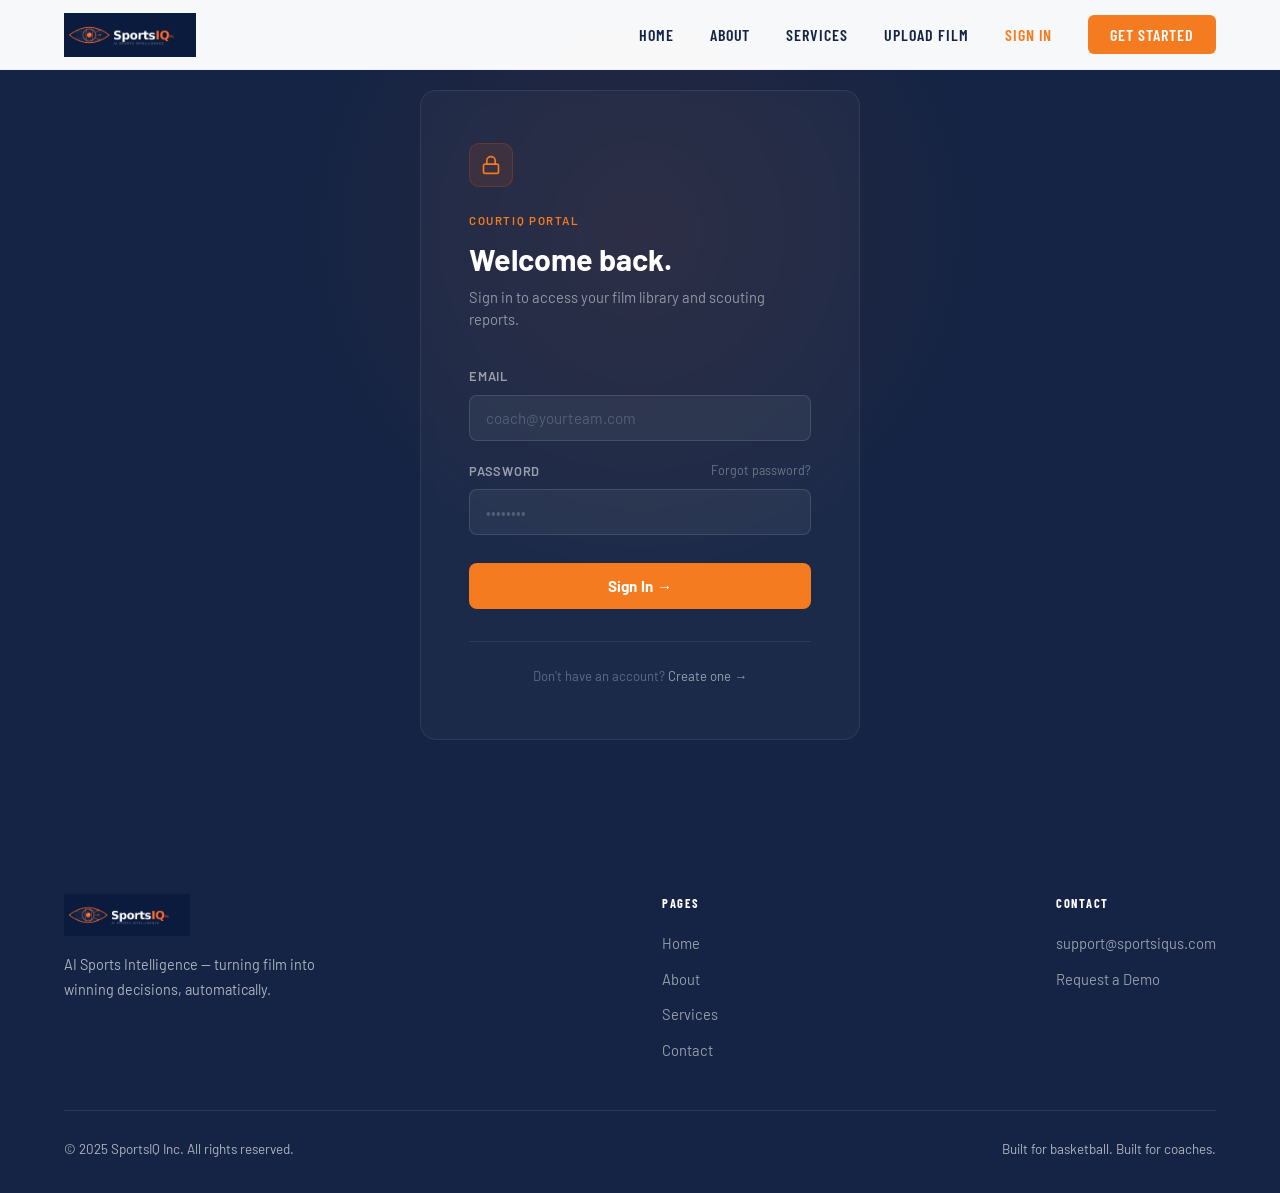
<file: login.html>
<!DOCTYPE html>
<html lang="en">
<head>
  <meta charset="UTF-8" />
  <meta name="viewport" content="width=device-width, initial-scale=1.0" />
  <meta name="description" content="SportsIQ — Sign in to access your CourtIQ dashboard." />
  <title>SportsIQ | Sign In</title>
  <link rel="stylesheet" href="styles.css" />
  <style>
    /* ── Login-page-specific overrides ── */

    .login-section {
      min-height: calc(100vh - 70px);
      display: flex;
      align-items: center;
      justify-content: center;
      padding: 80px 24px;
      background: var(--navy, #0a1628);
      position: relative;
      overflow: hidden;
    }

    /* Subtle radial glow behind the card — matches hero atmosphere */
    .login-section::before {
      content: '';
      position: absolute;
      top: -120px;
      left: 50%;
      transform: translateX(-50%);
      width: 700px;
      height: 700px;
      background: radial-gradient(circle, rgba(255, 90, 0, 0.08) 0%, transparent 70%);
      pointer-events: none;
    }

    .login-card {
      background: rgba(255, 255, 255, 0.03);
      border: 1px solid rgba(255, 255, 255, 0.08);
      border-radius: 16px;
      padding: 52px 48px;
      width: 100%;
      max-width: 440px;
      position: relative;
      z-index: 1;
      backdrop-filter: blur(8px);
    }

    .login-eyebrow {
      font-size: 0.72rem;
      font-weight: 600;
      letter-spacing: 0.14em;
      text-transform: uppercase;
      color: var(--orange, #ff5a00);
      margin-bottom: 12px;
    }

    .login-card h1 {
      font-size: 1.9rem;
      font-weight: 700;
      color: #fff;
      line-height: 1.2;
      margin: 0 0 8px;
    }

    .login-card .login-sub {
      font-size: 0.92rem;
      color: rgba(255, 255, 255, 0.5);
      margin: 0 0 36px;
      line-height: 1.5;
    }

    .login-form .field {
      margin-bottom: 20px;
    }

    .login-form label {
      display: block;
      font-size: 0.8rem;
      font-weight: 600;
      letter-spacing: 0.06em;
      text-transform: uppercase;
      color: rgba(255, 255, 255, 0.55);
      margin-bottom: 8px;
    }

    .login-form input[type="email"],
    .login-form input[type="password"] {
      width: 100%;
      background: rgba(255, 255, 255, 0.05);
      border: 1px solid rgba(255, 255, 255, 0.12);
      border-radius: 8px;
      padding: 13px 16px;
      color: #fff;
      font-size: 0.95rem;
      font-family: inherit;
      outline: none;
      transition: border-color 0.2s, background 0.2s;
      box-sizing: border-box;
    }

    .login-form input:focus {
      border-color: var(--orange, #ff5a00);
      background: rgba(255, 90, 0, 0.04);
    }

    .login-form input::placeholder {
      color: rgba(255, 255, 255, 0.2);
    }

    .login-form .field-row {
      display: flex;
      justify-content: space-between;
      align-items: center;
      margin-bottom: 8px;
    }

    .login-form .field-row label {
      margin-bottom: 0;
    }

    .forgot-link {
      font-size: 0.78rem;
      color: rgba(255, 255, 255, 0.35);
      text-decoration: none;
      transition: color 0.2s;
    }

    .forgot-link:hover {
      color: var(--orange, #ff5a00);
    }

    .login-form .btn-login {
      width: 100%;
      margin-top: 8px;
      padding: 14px;
      background: var(--orange, #ff5a00);
      color: #fff;
      border: none;
      border-radius: 8px;
      font-size: 0.95rem;
      font-weight: 700;
      letter-spacing: 0.02em;
      cursor: pointer;
      font-family: inherit;
      transition: background 0.2s, transform 0.15s;
    }

    .login-form .btn-login:hover {
      background: #e04e00;
      transform: translateY(-1px);
    }

    .login-form .btn-login:active {
      transform: translateY(0);
    }

    /* Status messages */
    .login-error {
      display: none;
      background: rgba(220, 38, 38, 0.12);
      border: 1px solid rgba(220, 38, 38, 0.3);
      border-radius: 8px;
      padding: 12px 16px;
      color: #fca5a5;
      font-size: 0.87rem;
      margin-bottom: 20px;
    }

    .login-error.visible {
      display: block;
    }

    .login-divider {
      border: none;
      border-top: 1px solid rgba(255, 255, 255, 0.07);
      margin: 32px 0 24px;
    }

    .login-footer-text {
      font-size: 0.82rem;
      color: rgba(255, 255, 255, 0.3);
      text-align: center;
      line-height: 1.6;
    }

    .login-footer-text a {
      color: rgba(255, 255, 255, 0.55);
      text-decoration: none;
      transition: color 0.2s;
    }

    .login-footer-text a:hover {
      color: var(--orange, #ff5a00);
    }

    /* Lock icon */
    .login-icon {
      width: 44px;
      height: 44px;
      background: rgba(255, 90, 0, 0.1);
      border: 1px solid rgba(255, 90, 0, 0.2);
      border-radius: 10px;
      display: flex;
      align-items: center;
      justify-content: center;
      margin-bottom: 24px;
    }

    .login-icon svg {
      width: 20px;
      height: 20px;
      stroke: var(--orange, #ff5a00);
      fill: none;
      stroke-width: 2;
      stroke-linecap: round;
      stroke-linejoin: round;
    }

    /* Nav active state for Login link — matches how every other page marks its active item */
    nav .nav-links .login-nav-link.active {
      color: var(--orange, #F47B20);
    }

    @media (max-width: 520px) {
      .login-card {
        padding: 36px 24px;
      }
    }
  </style>
</head>
<body>

<!-- NAV -->
<nav>
  <div class="nav-logo">
    <a href="index.html"><img src="logo.png" alt="SportsIQ" /></a>
  </div>
  <ul class="nav-links">
    <li><a href="index.html">Home</a></li>
    <li><a href="about.html">About</a></li>
    <li><a href="services.html">Services</a></li>
    <li><a href="upload.html">Upload Film</a></li>
    <li><a href="login.html" class="login-nav-link active">Sign In</a></li>
    <li><a href="contact.html" class="nav-cta">Get Started</a></li>
  </ul>
  <button class="hamburger" aria-label="Menu">
    <span></span><span></span><span></span>
  </button>
</nav>

  <!-- ── LOGIN SECTION ── -->
  <section class="login-section">
    <div class="login-card">

      <div class="login-icon">
        <!-- Lock SVG -->
        <svg viewBox="0 0 24 24" xmlns="http://www.w3.org/2000/svg">
          <rect x="3" y="11" width="18" height="11" rx="2" ry="2"></rect>
          <path d="M7 11V7a5 5 0 0 1 10 0v4"></path>
        </svg>
      </div>

      <p class="login-eyebrow">CourtIQ Portal</p>
      <h1>Welcome back.</h1>
      <p class="login-sub">Sign in to access your film library and scouting reports.</p>

      <!-- Error message (shown via JS on failed login) -->
      <div class="login-error" id="loginError">
        Invalid email or password. Please try again.
      </div>

      <form class="login-form" id="loginForm" novalidate>

        <div class="field">
          <label for="email">Email</label>
          <input
            type="email"
            id="email"
            name="email"
            placeholder="coach@yourteam.com"
            autocomplete="email"
            required
          />
        </div>

        <div class="field">
          <div class="field-row">
            <label for="password">Password</label>
            <a href="#" class="forgot-link">Forgot password?</a>
          </div>
          <input
            type="password"
            id="password"
            name="password"
            placeholder="••••••••"
            autocomplete="current-password"
            required
          />
        </div>

        <button type="submit" class="btn-login" id="loginBtn">
          Sign In →
        </button>

      </form>

      <hr class="login-divider" />

      <p class="login-footer-text">
        Don't have an account?
        <a href="register.html">Create one →</a>
      </p>

    </div>
  </section>

<!-- FOOTER -->
<footer>
  <div class="footer-top">
    <div class="footer-brand">
      <img src="logo.png" alt="SportsIQ" />
      <p>AI Sports Intelligence — turning film into winning decisions, automatically.</p>
    </div>
    <div class="footer-links">
      <h4>Pages</h4>
      <ul>
        <li><a href="index.html">Home</a></li>
        <li><a href="about.html">About</a></li>
        <li><a href="services.html">Services</a></li>
        <li><a href="contact.html">Contact</a></li>
      </ul>
    </div>
    <div class="footer-links">
      <h4>Contact</h4>
      <ul>
        <li><a href="mailto:support@sportsiqus.com">support@sportsiqus.com</a></li>
        <li><a href="contact.html">Request a Demo</a></li>
      </ul>
    </div>
  </div>
  <div class="footer-bottom">
    <p>&copy; 2025 SportsIQ Inc. All rights reserved.</p>
    <p>Built for basketball. Built for coaches.</p>
  </div>
</footer>

  <script>
    const form = document.getElementById('loginForm');
    const errorBox = document.getElementById('loginError');
    const loginBtn = document.getElementById('loginBtn');

    form.addEventListener('submit', async (e) => {
      e.preventDefault();
      errorBox.classList.remove('visible');

      const email = document.getElementById('email').value.trim();
      const password = document.getElementById('password').value;

      if (!email || !password) {
        errorBox.textContent = 'Please enter your email and password.';
        errorBox.classList.add('visible');
        return;
      }

      loginBtn.textContent = 'Signing in…';
      loginBtn.disabled = true;

      try {
        // ── Swap this URL for your real backend endpoint ──
        const BACKEND_URL = 'https://api.sportsiqus.com';

        const res = await fetch(`${BACKEND_URL}/api/auth/login`, {
          method: 'POST',
          headers: { 'Content-Type': 'application/json' },
          body: JSON.stringify({ email, password }),
        });

        if (!res.ok) {
          throw new Error('Invalid credentials');
        }

        const { token } = await res.json();
        sessionStorage.setItem('courtiq_token', token);

        // Redirect to dashboard or upload page after login
        window.location.href = 'upload.html';

      } catch (err) {
        errorBox.textContent = 'Invalid email or password. Please try again.';
        errorBox.classList.add('visible');
        loginBtn.textContent = 'Sign In →';
        loginBtn.disabled = false;
      }
    });
  </script>

</body>
</html>
</file>
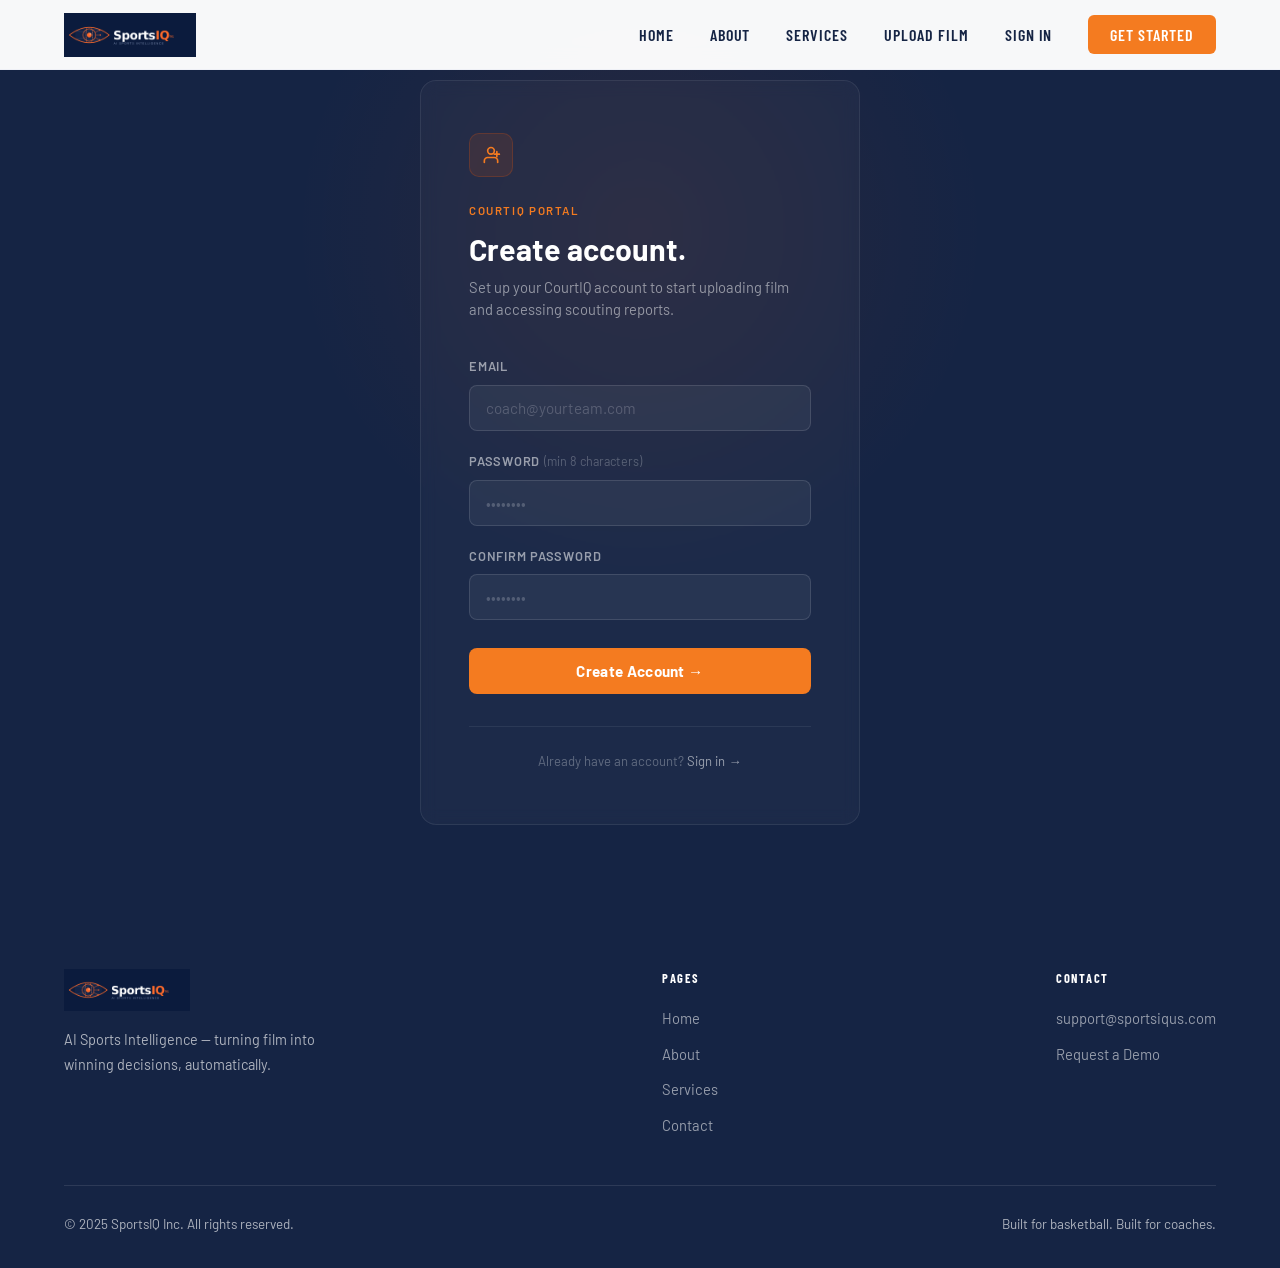
<file: register.html>
<!DOCTYPE html>
<html lang="en">
<head>
  <meta charset="UTF-8" />
  <meta name="viewport" content="width=device-width, initial-scale=1.0" />
  <meta name="description" content="SportsIQ — Create your CourtIQ account." />
  <title>SportsIQ | Create Account</title>
  <link rel="stylesheet" href="styles.css" />
  <link rel="icon" type="image/png" href="logo.png" />
  <style>
    .login-section {
      min-height: calc(100vh - 70px);
      display: flex;
      align-items: center;
      justify-content: center;
      padding: 80px 24px;
      background: var(--navy, #0a1628);
      position: relative;
      overflow: hidden;
    }

    .login-section::before {
      content: '';
      position: absolute;
      top: -120px;
      left: 50%;
      transform: translateX(-50%);
      width: 700px;
      height: 700px;
      background: radial-gradient(circle, rgba(255, 90, 0, 0.08) 0%, transparent 70%);
      pointer-events: none;
    }

    .login-card {
      background: rgba(255, 255, 255, 0.03);
      border: 1px solid rgba(255, 255, 255, 0.08);
      border-radius: 16px;
      padding: 52px 48px;
      width: 100%;
      max-width: 440px;
      position: relative;
      z-index: 1;
      backdrop-filter: blur(8px);
    }

    .login-eyebrow {
      font-size: 0.72rem;
      font-weight: 600;
      letter-spacing: 0.14em;
      text-transform: uppercase;
      color: var(--orange, #ff5a00);
      margin-bottom: 12px;
    }

    .login-card h1 {
      font-size: 1.9rem;
      font-weight: 700;
      color: #fff;
      line-height: 1.2;
      margin: 0 0 8px;
    }

    .login-card .login-sub {
      font-size: 0.92rem;
      color: rgba(255, 255, 255, 0.5);
      margin: 0 0 36px;
      line-height: 1.5;
    }

    .login-form .field {
      margin-bottom: 20px;
    }

    .login-form label {
      display: block;
      font-size: 0.8rem;
      font-weight: 600;
      letter-spacing: 0.06em;
      text-transform: uppercase;
      color: rgba(255, 255, 255, 0.55);
      margin-bottom: 8px;
    }

    .login-form input[type="email"],
    .login-form input[type="password"],
    .login-form input[type="text"] {
      width: 100%;
      background: rgba(255, 255, 255, 0.05);
      border: 1px solid rgba(255, 255, 255, 0.12);
      border-radius: 8px;
      padding: 13px 16px;
      color: #fff;
      font-size: 0.95rem;
      font-family: inherit;
      outline: none;
      transition: border-color 0.2s, background 0.2s;
      box-sizing: border-box;
    }

    .login-form input:focus {
      border-color: var(--orange, #ff5a00);
      background: rgba(255, 90, 0, 0.04);
    }

    .login-form input::placeholder {
      color: rgba(255, 255, 255, 0.2);
    }

    .login-form input.input-error {
      border-color: rgba(220, 38, 38, 0.6);
    }

    /* Password strength bar */
    .strength-wrap {
      margin-top: 8px;
      display: none;
    }
    .strength-wrap.visible { display: block; }
    .strength-track {
      height: 4px;
      background: rgba(255,255,255,0.08);
      border-radius: 100px;
      overflow: hidden;
    }
    .strength-fill {
      height: 100%;
      border-radius: 100px;
      transition: width 0.3s, background 0.3s;
      width: 0%;
    }
    .strength-label {
      font-size: 0.72rem;
      margin-top: 5px;
      color: rgba(255,255,255,0.4);
    }

    .btn-login {
      width: 100%;
      margin-top: 8px;
      padding: 14px;
      background: var(--orange, #ff5a00);
      color: #fff;
      border: none;
      border-radius: 8px;
      font-size: 0.95rem;
      font-weight: 700;
      letter-spacing: 0.02em;
      cursor: pointer;
      font-family: inherit;
      transition: background 0.2s, transform 0.15s;
    }

    .btn-login:hover {
      background: #e04e00;
      transform: translateY(-1px);
    }

    .btn-login:active { transform: translateY(0); }

    .btn-login:disabled {
      opacity: 0.5;
      cursor: not-allowed;
      transform: none;
    }

    .btn-login.loading {
      position: relative;
      color: transparent;
    }

    .btn-login.loading::after {
      content: '';
      position: absolute;
      width: 18px;
      height: 18px;
      border: 2px solid rgba(255,255,255,0.4);
      border-top-color: white;
      border-radius: 50%;
      top: 50%;
      left: 50%;
      transform: translate(-50%, -50%);
      animation: spin 0.7s linear infinite;
    }

    @keyframes spin { to { transform: translate(-50%, -50%) rotate(360deg); } }

    .login-error {
      display: none;
      background: rgba(220, 38, 38, 0.12);
      border: 1px solid rgba(220, 38, 38, 0.3);
      border-radius: 8px;
      padding: 12px 16px;
      color: #fca5a5;
      font-size: 0.87rem;
      margin-bottom: 20px;
    }

    .login-error.visible { display: block; }

    .login-divider {
      border: none;
      border-top: 1px solid rgba(255, 255, 255, 0.07);
      margin: 32px 0 24px;
    }

    .login-footer-text {
      font-size: 0.82rem;
      color: rgba(255, 255, 255, 0.3);
      text-align: center;
      line-height: 1.6;
    }

    .login-footer-text a {
      color: rgba(255, 255, 255, 0.55);
      text-decoration: none;
      transition: color 0.2s;
    }

    .login-footer-text a:hover { color: var(--orange, #ff5a00); }

    .login-icon {
      width: 44px;
      height: 44px;
      background: rgba(255, 90, 0, 0.1);
      border: 1px solid rgba(255, 90, 0, 0.2);
      border-radius: 10px;
      display: flex;
      align-items: center;
      justify-content: center;
      margin-bottom: 24px;
    }

    .login-icon svg {
      width: 20px;
      height: 20px;
      stroke: var(--orange, #ff5a00);
      fill: none;
      stroke-width: 2;
      stroke-linecap: round;
      stroke-linejoin: round;
    }

    @media (max-width: 520px) {
      .login-card { padding: 36px 24px; }
    }
  </style>
</head>
<body>

<!-- NAV -->
<nav>
  <div class="nav-logo">
    <a href="index.html"><img src="logo.png" alt="SportsIQ" /></a>
  </div>
  <ul class="nav-links">
    <li><a href="index.html">Home</a></li>
    <li><a href="about.html">About</a></li>
    <li><a href="services.html">Services</a></li>
    <li><a href="upload.html">Upload Film</a></li>
    <li><a href="login.html" class="login-nav-link">Sign In</a></li>
    <li><a href="contact.html" class="nav-cta">Get Started</a></li>
  </ul>
  <button class="hamburger" aria-label="Menu">
    <span></span><span></span><span></span>
  </button>
</nav>

<!-- REGISTER SECTION -->
<section class="login-section">
  <div class="login-card">

    <div class="login-icon">
      <!-- User-plus icon -->
      <svg viewBox="0 0 24 24" xmlns="http://www.w3.org/2000/svg">
        <path d="M20 21v-2a4 4 0 0 0-4-4H8a4 4 0 0 0-4 4v2"></path>
        <circle cx="12" cy="7" r="4"></circle>
        <line x1="19" y1="8" x2="19" y2="14"></line>
        <line x1="16" y1="11" x2="22" y2="11"></line>
      </svg>
    </div>

    <p class="login-eyebrow">CourtIQ Portal</p>
    <h1>Create account.</h1>
    <p class="login-sub">Set up your CourtIQ account to start uploading film and accessing scouting reports.</p>

    <!-- Error banner -->
    <div class="login-error" id="registerError"></div>

    <form class="login-form" id="registerForm" novalidate>

      <div class="field">
        <label for="email">Email</label>
        <input
          type="email"
          id="email"
          name="email"
          placeholder="coach@yourteam.com"
          autocomplete="email"
          required
        />
      </div>

      <div class="field">
        <label for="password">Password <span style="font-weight:400;text-transform:none;letter-spacing:0;color:rgba(255,255,255,0.25);font-size:0.78rem;">(min 8 characters)</span></label>
        <input
          type="password"
          id="password"
          name="password"
          placeholder="••••••••"
          autocomplete="new-password"
          required
        />
        <!-- Password strength indicator -->
        <div class="strength-wrap" id="strengthWrap">
          <div class="strength-track">
            <div class="strength-fill" id="strengthFill"></div>
          </div>
          <div class="strength-label" id="strengthLabel"></div>
        </div>
      </div>

      <div class="field">
        <label for="confirmPassword">Confirm password</label>
        <input
          type="password"
          id="confirmPassword"
          name="confirmPassword"
          placeholder="••••••••"
          autocomplete="new-password"
          required
        />
      </div>

      <button type="submit" class="btn-login" id="registerBtn">
        Create Account →
      </button>

    </form>

    <hr class="login-divider" />

    <p class="login-footer-text">
      Already have an account?
      <a href="login.html">Sign in →</a>
    </p>

  </div>
</section>

<!-- FOOTER -->
<footer>
  <div class="footer-top">
    <div class="footer-brand">
      <img src="logo.png" alt="SportsIQ" />
      <p>AI Sports Intelligence — turning film into winning decisions, automatically.</p>
    </div>
    <div class="footer-links">
      <h4>Pages</h4>
      <ul>
        <li><a href="index.html">Home</a></li>
        <li><a href="about.html">About</a></li>
        <li><a href="services.html">Services</a></li>
        <li><a href="contact.html">Contact</a></li>
      </ul>
    </div>
    <div class="footer-links">
      <h4>Contact</h4>
      <ul>
        <li><a href="mailto:support@sportsiqus.com">support@sportsiqus.com</a></li>
        <li><a href="contact.html">Request a Demo</a></li>
      </ul>
    </div>
  </div>
  <div class="footer-bottom">
    <p>&copy; 2025 SportsIQ Inc. All rights reserved.</p>
    <p>Built for basketball. Built for coaches.</p>
  </div>
</footer>

<script src="main.js"></script>
<script>
  const BACKEND_URL = 'https://api.sportsiqus.com';

  const form            = document.getElementById('registerForm');
  const errorBox        = document.getElementById('registerError');
  const registerBtn     = document.getElementById('registerBtn');
  const passwordInput   = document.getElementById('password');
  const confirmInput    = document.getElementById('confirmPassword');
  const strengthWrap    = document.getElementById('strengthWrap');
  const strengthFill    = document.getElementById('strengthFill');
  const strengthLabel   = document.getElementById('strengthLabel');

  // ── Password strength feedback ──────────────────────────────────────────────
  passwordInput.addEventListener('input', () => {
    const val = passwordInput.value;
    if (!val) {
      strengthWrap.classList.remove('visible');
      return;
    }
    strengthWrap.classList.add('visible');

    let score = 0;
    if (val.length >= 8)  score++;
    if (val.length >= 12) score++;
    if (/[A-Z]/.test(val)) score++;
    if (/[0-9]/.test(val)) score++;
    if (/[^A-Za-z0-9]/.test(val)) score++;

    const levels = [
      { pct: '20%', color: '#ef4444', label: 'Very weak' },
      { pct: '40%', color: '#f97316', label: 'Weak' },
      { pct: '60%', color: '#eab308', label: 'Fair' },
      { pct: '80%', color: '#84cc16', label: 'Strong' },
      { pct: '100%', color: '#22c55e', label: 'Very strong' },
    ];
    const level = levels[Math.min(score - 1, 4)] || levels[0];
    strengthFill.style.width      = level.pct;
    strengthFill.style.background = level.color;
    strengthLabel.textContent     = level.label;
    strengthLabel.style.color     = level.color;
  });

  // ── Form submit ─────────────────────────────────────────────────────────────
  form.addEventListener('submit', async (e) => {
    e.preventDefault();
    errorBox.classList.remove('visible');

    const email    = document.getElementById('email').value.trim();
    const password = passwordInput.value;
    const confirm  = confirmInput.value;

    // Client-side validation
    if (!email || !password || !confirm) {
      showError('Please fill in all fields.');
      return;
    }
    if (!/^[^\s@]+@[^\s@]+\.[^\s@]+$/.test(email)) {
      showError('Please enter a valid email address.');
      return;
    }
    if (password.length < 8) {
      showError('Password must be at least 8 characters.');
      return;
    }
    if (password !== confirm) {
      showError('Passwords do not match.');
      confirmInput.classList.add('input-error');
      return;
    }
    confirmInput.classList.remove('input-error');

    // Submit
    registerBtn.disabled = true;
    registerBtn.classList.add('loading');

    try {
      const res = await fetch(`${BACKEND_URL}/api/auth/register`, {
        method:  'POST',
        headers: { 'Content-Type': 'application/json' },
        body:    JSON.stringify({ email, password }),
      });

      const data = await res.json();

      if (!res.ok) {
        throw new Error(data.error || 'Registration failed.');
      }

      // Store token and redirect
      sessionStorage.setItem('courtiq_token', data.token);
      sessionStorage.setItem('courtiq_userId', data.userId);
      sessionStorage.setItem('courtiq_email', data.email);

      window.location.href = 'upload.html';

    } catch (err) {
      showError(err.message || 'Something went wrong. Please try again.');
      registerBtn.disabled = false;
      registerBtn.classList.remove('loading');
    }
  });

  function showError(msg) {
    errorBox.textContent = msg;
    errorBox.classList.add('visible');
  }
</script>

</body>
</html>
</file>
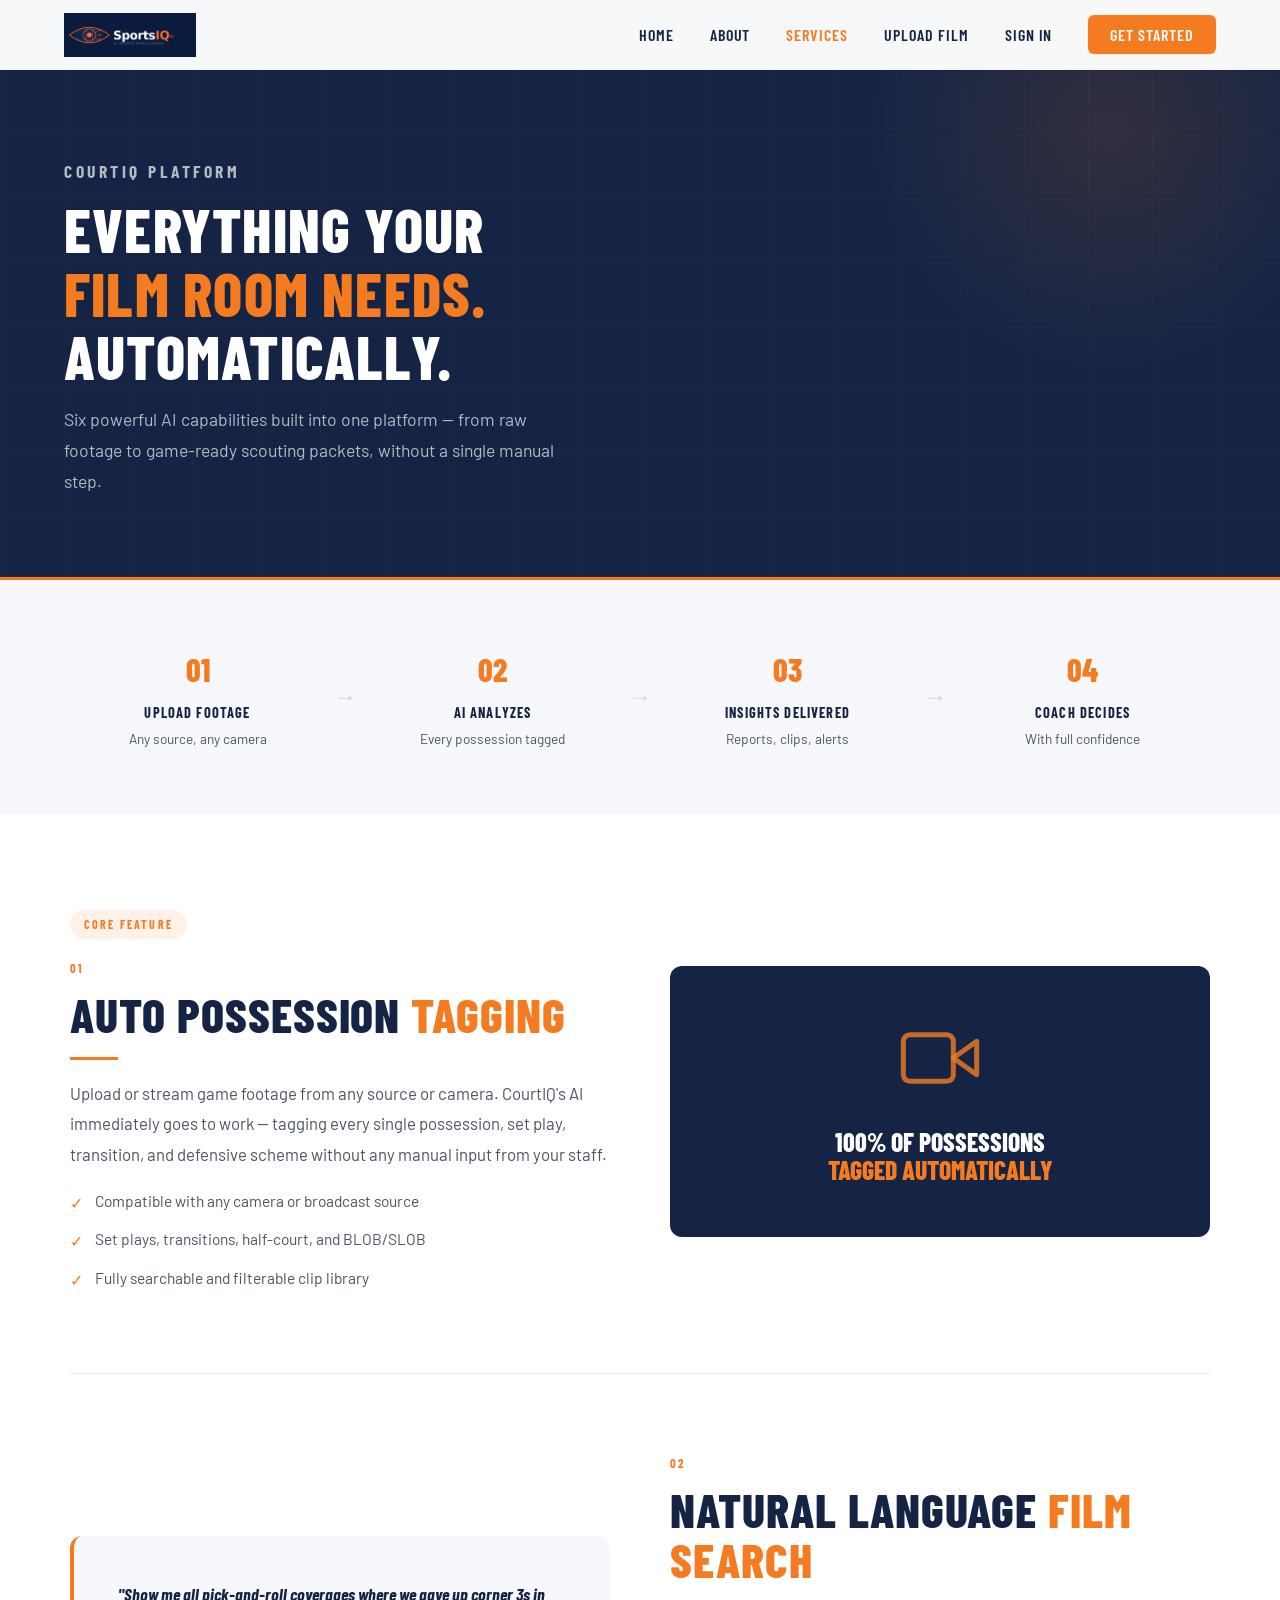
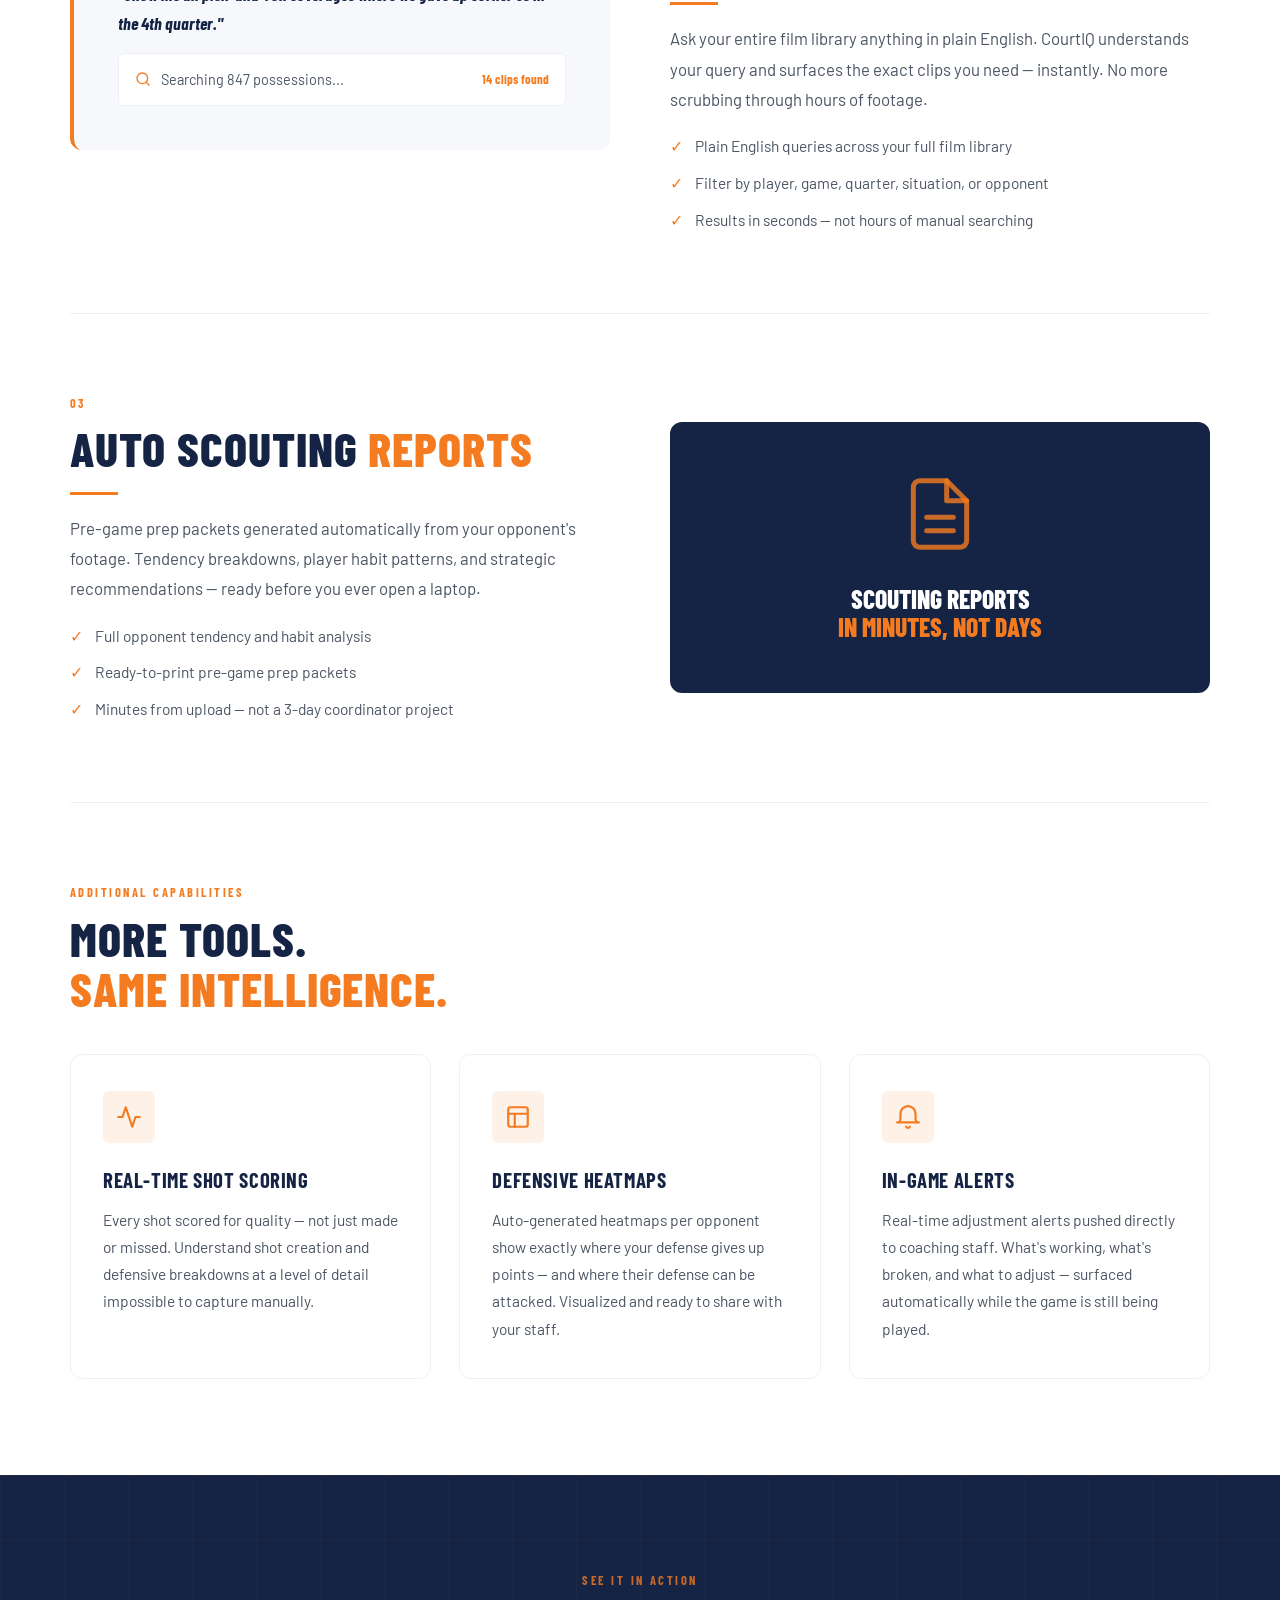
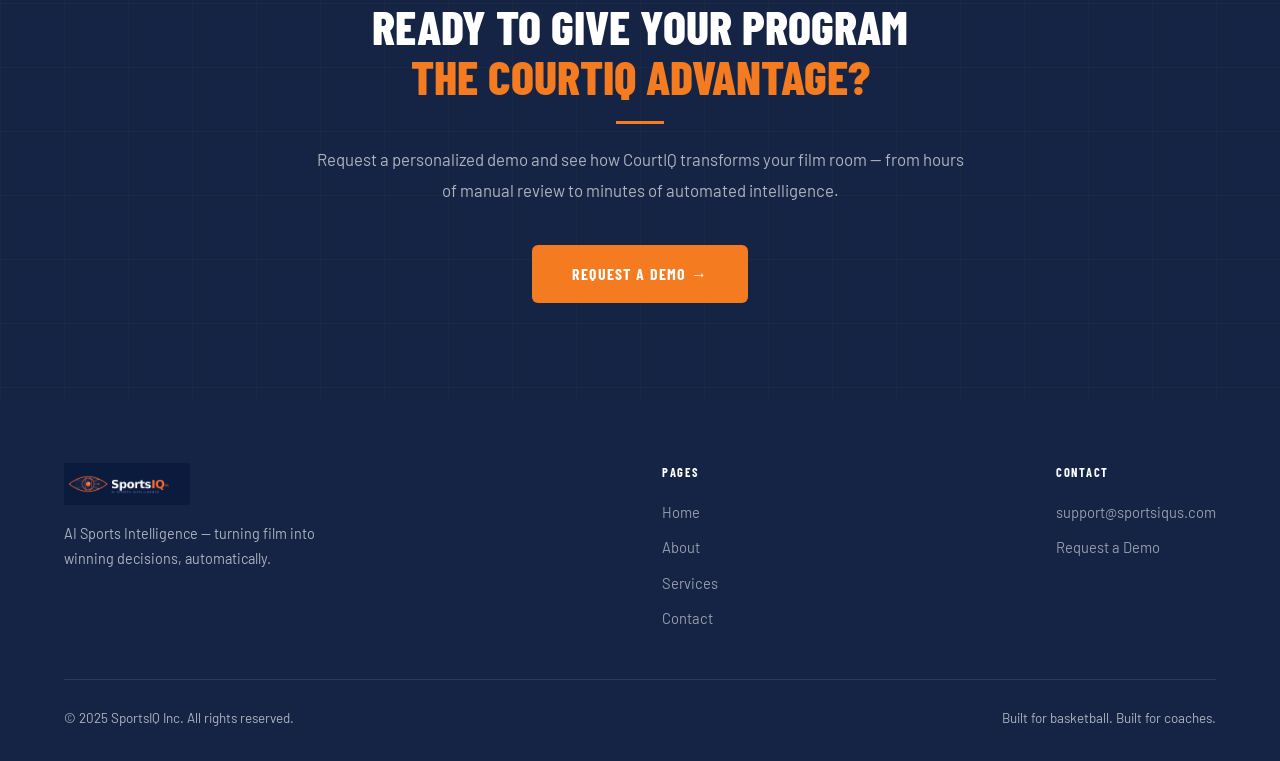
<file: services.html>
<!DOCTYPE html>
<html lang="en">
<head>
  <meta charset="UTF-8" />
  <meta name="viewport" content="width=device-width, initial-scale=1.0" />
  <meta name="description" content="CourtIQ Services — AI-powered possession tagging, scouting reports, natural language film search, heatmaps, and real-time coaching alerts." />
  <title>Services | SportsIQ</title>
  <link rel="stylesheet" href="styles.css" />
  <link rel="icon" type="image/png" href="logo.png" />
</head>
<body>

<!-- NAV -->
<nav>
  <div class="nav-logo">
    <a href="index.html"><img src="logo.png" alt="SportsIQ" /></a>
  </div>
  <ul class="nav-links">
    <li><a href="index.html">Home</a></li>
    <li><a href="about.html">About</a></li>
    <li><a href="services.html" class="active">Services</a></li>
    <li><a href="upload.html">Upload Film</a></li>
    <li><a href="login.html" class="login-nav-link">Sign In</a></li>
    <li><a href="contact.html" class="nav-cta">Get Started</a></li>
  </ul>
  <button class="hamburger" aria-label="Menu">
    <span></span><span></span><span></span>
  </button>
</nav>

<!-- PAGE HERO -->
<div class="page-hero">
  <div style="position:absolute;inset:0;background-image:linear-gradient(rgba(244,123,32,0.04) 1px,transparent 1px),linear-gradient(90deg,rgba(244,123,32,0.04) 1px,transparent 1px);background-size:64px 64px;pointer-events:none;"></div>
  <div class="page-hero-inner">
    <p class="section-label fade-up">CourtIQ Platform</p>
    <h1 class="fade-up-2">Everything Your<br /><span>Film Room Needs.</span><br />Automatically.</h1>
    <p class="fade-up-3">Six powerful AI capabilities built into one platform — from raw footage to game-ready scouting packets, without a single manual step.</p>
  </div>
</div>

<!-- HOW IT WORKS STRIP -->
<div style="background:var(--off-white);border-top:3px solid var(--orange);padding:48px 5%;">
  <div class="inner">
    <div style="display:flex;align-items:center;justify-content:center;gap:0;flex-wrap:wrap;">
      <div style="text-align:center;padding:16px 32px;flex:1;min-width:160px;">
        <div style="font-family:var(--font-display);font-size:2rem;font-weight:800;color:var(--orange);">01</div>
        <p style="font-family:var(--font-display);font-size:0.9rem;font-weight:700;text-transform:uppercase;letter-spacing:0.08em;color:var(--navy);margin-top:6px;">Upload Footage</p>
        <p style="font-size:0.85rem;color:var(--text-mid);margin-top:4px;">Any source, any camera</p>
      </div>
      <div style="color:var(--mid-gray);font-size:1.5rem;padding:0 8px;">&rarr;</div>
      <div style="text-align:center;padding:16px 32px;flex:1;min-width:160px;">
        <div style="font-family:var(--font-display);font-size:2rem;font-weight:800;color:var(--orange);">02</div>
        <p style="font-family:var(--font-display);font-size:0.9rem;font-weight:700;text-transform:uppercase;letter-spacing:0.08em;color:var(--navy);margin-top:6px;">AI Analyzes</p>
        <p style="font-size:0.85rem;color:var(--text-mid);margin-top:4px;">Every possession tagged</p>
      </div>
      <div style="color:var(--mid-gray);font-size:1.5rem;padding:0 8px;">&rarr;</div>
      <div style="text-align:center;padding:16px 32px;flex:1;min-width:160px;">
        <div style="font-family:var(--font-display);font-size:2rem;font-weight:800;color:var(--orange);">03</div>
        <p style="font-family:var(--font-display);font-size:0.9rem;font-weight:700;text-transform:uppercase;letter-spacing:0.08em;color:var(--navy);margin-top:6px;">Insights Delivered</p>
        <p style="font-size:0.85rem;color:var(--text-mid);margin-top:4px;">Reports, clips, alerts</p>
      </div>
      <div style="color:var(--mid-gray);font-size:1.5rem;padding:0 8px;">&rarr;</div>
      <div style="text-align:center;padding:16px 32px;flex:1;min-width:160px;">
        <div style="font-family:var(--font-display);font-size:2rem;font-weight:800;color:var(--orange);">04</div>
        <p style="font-family:var(--font-display);font-size:0.9rem;font-weight:700;text-transform:uppercase;letter-spacing:0.08em;color:var(--navy);margin-top:6px;">Coach Decides</p>
        <p style="font-size:0.85rem;color:var(--text-mid);margin-top:4px;">With full confidence</p>
      </div>
    </div>
  </div>
</div>

<!-- SERVICES DETAIL -->
<section style="background:var(--white);">
  <div class="inner">

    <!-- Service 1 -->
    <div style="display:grid;grid-template-columns:1fr 1fr;gap:60px;align-items:center;padding-bottom:80px;border-bottom:1px solid var(--light-gray);">
      <div>
        <div style="display:inline-flex;align-items:center;gap:10px;margin-bottom:20px;">
          <span style="font-family:var(--font-display);font-size:0.75rem;font-weight:700;letter-spacing:0.18em;text-transform:uppercase;color:var(--orange);background:rgba(244,123,32,0.1);padding:5px 14px;border-radius:100px;">Core Feature</span>
        </div>
        <p class="section-label">01</p>
        <h2 class="section-title">Auto Possession <span>Tagging</span></h2>
        <div class="divider"></div>
        <p style="color:var(--text-mid);font-size:1.05rem;line-height:1.8;margin-bottom:20px;">Upload or stream game footage from any source or camera. CourtIQ's AI immediately goes to work — tagging every single possession, set play, transition, and defensive scheme without any manual input from your staff.</p>
        <ul style="list-style:none;display:flex;flex-direction:column;gap:12px;">
          <li style="display:flex;align-items:flex-start;gap:12px;color:var(--text-mid);font-size:0.97rem;">
            <span style="color:var(--orange);font-size:1rem;margin-top:1px;">&#10003;</span> Compatible with any camera or broadcast source
          </li>
          <li style="display:flex;align-items:flex-start;gap:12px;color:var(--text-mid);font-size:0.97rem;">
            <span style="color:var(--orange);font-size:1rem;margin-top:1px;">&#10003;</span> Set plays, transitions, half-court, and BLOB/SLOB
          </li>
          <li style="display:flex;align-items:flex-start;gap:12px;color:var(--text-mid);font-size:0.97rem;">
            <span style="color:var(--orange);font-size:1rem;margin-top:1px;">&#10003;</span> Fully searchable and filterable clip library
          </li>
        </ul>
      </div>
      <div style="background:var(--navy);border-radius:var(--radius-lg);padding:52px 44px;text-align:center;">
        <svg width="80" height="80" viewBox="0 0 24 24" fill="none" stroke="rgba(244,123,32,0.8)" stroke-width="1.5" stroke-linecap="round" stroke-linejoin="round" style="margin:0 auto 24px;"><polygon points="23 7 16 12 23 17 23 7"/><rect x="1" y="5" width="15" height="14" rx="2"/></svg>
        <p style="font-family:var(--font-display);font-size:1.6rem;font-weight:800;text-transform:uppercase;color:var(--white);line-height:1.1;">100% of Possessions<br /><span style="color:var(--orange);">Tagged Automatically</span></p>
      </div>
    </div>

    <!-- Service 2 -->
    <div style="display:grid;grid-template-columns:1fr 1fr;gap:60px;align-items:center;padding:80px 0;border-bottom:1px solid var(--light-gray);">
      <div style="background:var(--off-white);border-radius:var(--radius-lg);padding:44px;border-left:4px solid var(--orange);">
        <p style="font-family:var(--font-display);font-size:1.1rem;font-weight:700;color:var(--navy);margin-bottom:16px;font-style:italic;">"Show me all pick-and-roll coverages where we gave up corner 3s in the 4th quarter."</p>
        <div style="display:flex;align-items:center;gap:10px;background:var(--white);border:1px solid var(--light-gray);border-radius:var(--radius);padding:14px 16px;">
          <svg width="16" height="16" viewBox="0 0 24 24" fill="none" stroke="var(--orange)" stroke-width="2" stroke-linecap="round" stroke-linejoin="round"><circle cx="11" cy="11" r="8"/><line x1="21" y1="21" x2="16.65" y2="16.65"/></svg>
          <span style="font-size:0.9rem;color:var(--text-mid);">Searching 847 possessions...</span>
          <span style="margin-left:auto;font-family:var(--font-display);font-size:0.8rem;font-weight:700;color:var(--orange);">14 clips found</span>
        </div>
      </div>
      <div>
        <p class="section-label">02</p>
        <h2 class="section-title">Natural Language <span>Film Search</span></h2>
        <div class="divider"></div>
        <p style="color:var(--text-mid);font-size:1.05rem;line-height:1.8;margin-bottom:20px;">Ask your entire film library anything in plain English. CourtIQ understands your query and surfaces the exact clips you need — instantly. No more scrubbing through hours of footage.</p>
        <ul style="list-style:none;display:flex;flex-direction:column;gap:12px;">
          <li style="display:flex;align-items:flex-start;gap:12px;color:var(--text-mid);font-size:0.97rem;"><span style="color:var(--orange);">&#10003;</span> Plain English queries across your full film library</li>
          <li style="display:flex;align-items:flex-start;gap:12px;color:var(--text-mid);font-size:0.97rem;"><span style="color:var(--orange);">&#10003;</span> Filter by player, game, quarter, situation, or opponent</li>
          <li style="display:flex;align-items:flex-start;gap:12px;color:var(--text-mid);font-size:0.97rem;"><span style="color:var(--orange);">&#10003;</span> Results in seconds — not hours of manual searching</li>
        </ul>
      </div>
    </div>

    <!-- Service 3 -->
    <div style="display:grid;grid-template-columns:1fr 1fr;gap:60px;align-items:center;padding:80px 0;border-bottom:1px solid var(--light-gray);">
      <div>
        <p class="section-label">03</p>
        <h2 class="section-title">Auto Scouting <span>Reports</span></h2>
        <div class="divider"></div>
        <p style="color:var(--text-mid);font-size:1.05rem;line-height:1.8;margin-bottom:20px;">Pre-game prep packets generated automatically from your opponent's footage. Tendency breakdowns, player habit patterns, and strategic recommendations — ready before you ever open a laptop.</p>
        <ul style="list-style:none;display:flex;flex-direction:column;gap:12px;">
          <li style="display:flex;align-items:flex-start;gap:12px;color:var(--text-mid);font-size:0.97rem;"><span style="color:var(--orange);">&#10003;</span> Full opponent tendency and habit analysis</li>
          <li style="display:flex;align-items:flex-start;gap:12px;color:var(--text-mid);font-size:0.97rem;"><span style="color:var(--orange);">&#10003;</span> Ready-to-print pre-game prep packets</li>
          <li style="display:flex;align-items:flex-start;gap:12px;color:var(--text-mid);font-size:0.97rem;"><span style="color:var(--orange);">&#10003;</span> Minutes from upload — not a 3-day coordinator project</li>
        </ul>
      </div>
      <div style="background:var(--navy);border-radius:var(--radius-lg);padding:52px 44px;text-align:center;">
        <svg width="80" height="80" viewBox="0 0 24 24" fill="none" stroke="rgba(244,123,32,0.8)" stroke-width="1.5" stroke-linecap="round" stroke-linejoin="round" style="margin:0 auto 24px;"><path d="M14 2H6a2 2 0 0 0-2 2v16a2 2 0 0 0 2 2h12a2 2 0 0 0 2-2V8z"/><polyline points="14 2 14 8 20 8"/><line x1="16" y1="13" x2="8" y2="13"/><line x1="16" y1="17" x2="8" y2="17"/></svg>
        <p style="font-family:var(--font-display);font-size:1.6rem;font-weight:800;text-transform:uppercase;color:var(--white);line-height:1.1;">Scouting Reports<br /><span style="color:var(--orange);">In Minutes, Not Days</span></p>
      </div>
    </div>

    <!-- Services 4-6 compact -->
    <div style="padding-top:80px;">
      <p class="section-label">Additional Capabilities</p>
      <h2 class="section-title" style="margin-bottom:40px;">More Tools.<br /><span>Same Intelligence.</span></h2>
      <div class="grid-3">
        <div class="card">
          <div class="card-icon">
            <svg viewBox="0 0 24 24"><polyline points="22 12 18 12 15 21 9 3 6 12 2 12"/></svg>
          </div>
          <h3>Real-Time Shot Scoring</h3>
          <p>Every shot scored for quality — not just made or missed. Understand shot creation and defensive breakdowns at a level of detail impossible to capture manually.</p>
        </div>
        <div class="card">
          <div class="card-icon">
            <svg viewBox="0 0 24 24"><rect x="3" y="3" width="18" height="18" rx="2"/><path d="M3 9h18M9 21V9"/></svg>
          </div>
          <h3>Defensive Heatmaps</h3>
          <p>Auto-generated heatmaps per opponent show exactly where your defense gives up points — and where their defense can be attacked. Visualized and ready to share with your staff.</p>
        </div>
        <div class="card">
          <div class="card-icon">
            <svg viewBox="0 0 24 24"><path d="M22 17H2a3 3 0 0 0 3-3V9a7 7 0 0 1 14 0v5a3 3 0 0 0 3 3z"/><path d="M13.73 21a2 2 0 0 1-3.46 0"/></svg>
          </div>
          <h3>In-Game Alerts</h3>
          <p>Real-time adjustment alerts pushed directly to coaching staff. What's working, what's broken, and what to adjust — surfaced automatically while the game is still being played.</p>
        </div>
      </div>
    </div>

  </div>
</section>

<!-- CTA -->
<section style="background:var(--navy);position:relative;overflow:hidden;text-align:center;">
  <div style="position:absolute;inset:0;background-image:linear-gradient(rgba(244,123,32,0.04) 1px,transparent 1px),linear-gradient(90deg,rgba(244,123,32,0.04) 1px,transparent 1px);background-size:64px 64px;pointer-events:none;"></div>
  <div class="inner" style="position:relative;z-index:1;max-width:660px;">
    <p class="section-label" style="color:rgba(244,123,32,0.8);text-align:center;">See It In Action</p>
    <h2 style="font-family:var(--font-display);font-size:clamp(2rem,4vw,3rem);font-weight:800;text-transform:uppercase;color:var(--white);line-height:1.05;text-align:center;">
      Ready to Give Your Program<br /><span style="color:var(--orange);">the CourtIQ Advantage?</span>
    </h2>
    <div class="divider" style="margin:20px auto;"></div>
    <p style="color:rgba(255,255,255,0.65);font-size:1.05rem;line-height:1.8;margin-bottom:40px;">Request a personalized demo and see how CourtIQ transforms your film room — from hours of manual review to minutes of automated intelligence.</p>
    <a href="contact.html" class="btn btn-primary" style="font-size:1rem;padding:16px 40px;">Request a Demo &rarr;</a>
  </div>
</section>

<!-- FOOTER -->
<footer>
  <div class="footer-top">
    <div class="footer-brand">
      <img src="logo.png" alt="SportsIQ" />
      <p>AI Sports Intelligence — turning film into winning decisions, automatically.</p>
    </div>
    <div class="footer-links">
      <h4>Pages</h4>
      <ul>
        <li><a href="index.html">Home</a></li>
        <li><a href="about.html">About</a></li>
        <li><a href="services.html">Services</a></li>
        <li><a href="contact.html">Contact</a></li>
      </ul>
    </div>
    <div class="footer-links">
      <h4>Contact</h4>
      <ul>
        <li><a href="mailto:support@sportsiqus.com">support@sportsiqus.com</a></li>
        <li><a href="contact.html">Request a Demo</a></li>
      </ul>
    </div>
  </div>
  <div class="footer-bottom">
    <p>&copy; 2025 SportsIQ Inc. All rights reserved.</p>
    <p>Built for basketball. Built for coaches.</p>
  </div>
</footer>

<script src="main.js"></script>
</body>
</html>
</file>
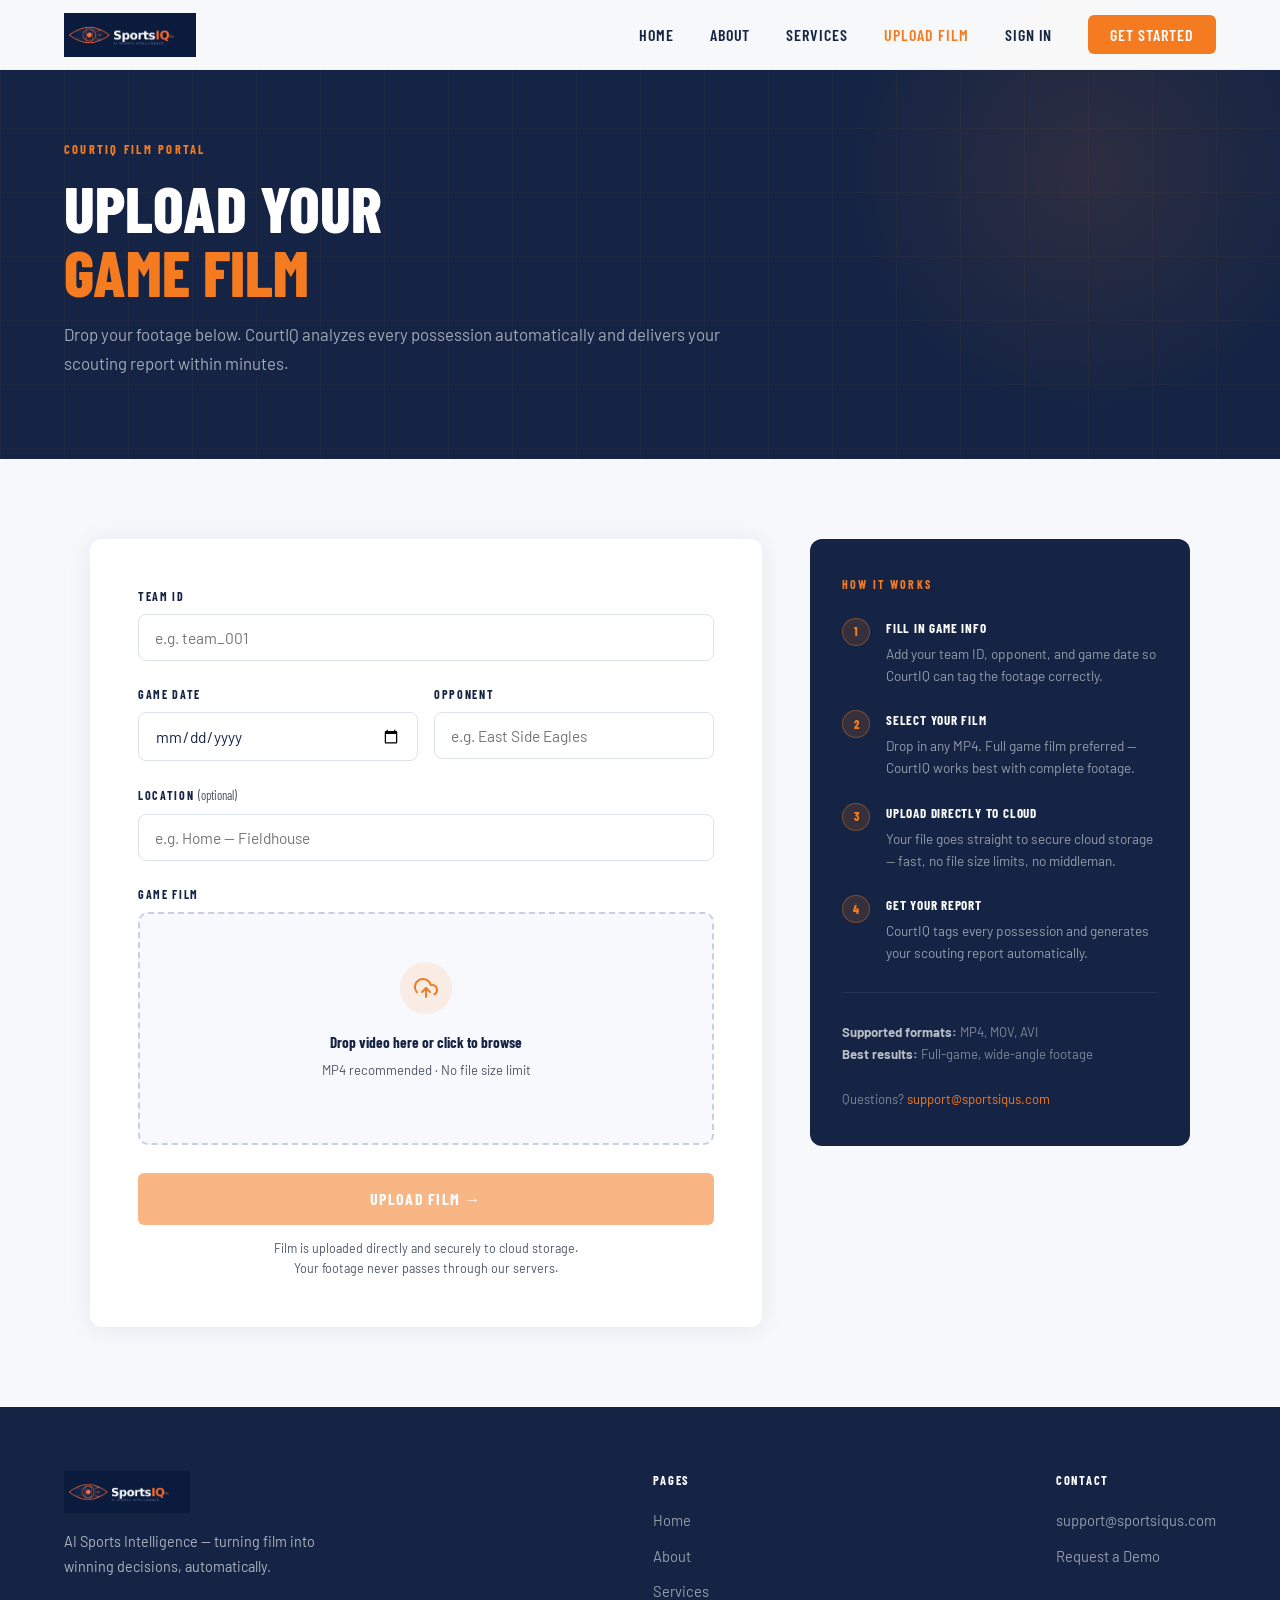
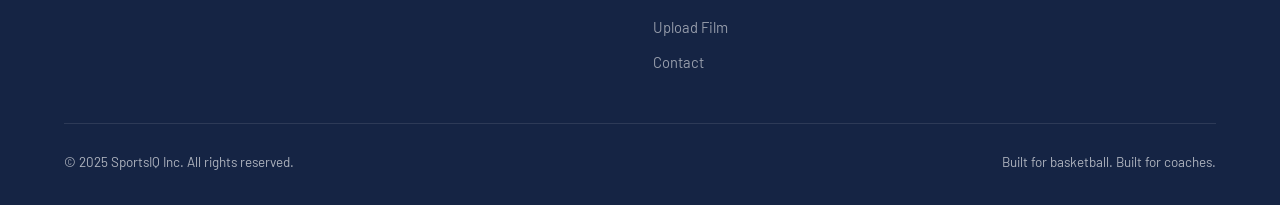
<file: upload.html>
<!DOCTYPE html>
<html lang="en">
<head>
  <meta charset="UTF-8" />
  <meta name="viewport" content="width=device-width, initial-scale=1.0" />
  <meta name="description" content="SportsIQ — Upload your game film and let CourtIQ go to work." />
  <title>SportsIQ | Upload Film</title>
  <link rel="stylesheet" href="styles.css" />
  <link rel="icon" type="image/png" href="logo.png" />
  <style>
    /* ── Upload page specific styles ── */
    .upload-hero {
      background: var(--navy);
      padding: 140px 5% 80px;
      position: relative;
      overflow: hidden;
    }
    .upload-hero::before {
      content: '';
      position: absolute;
      inset: 0;
      background-image:
        linear-gradient(rgba(244,123,32,0.04) 1px, transparent 1px),
        linear-gradient(90deg, rgba(244,123,32,0.04) 1px, transparent 1px);
      background-size: 64px 64px;
      pointer-events: none;
    }
    .upload-hero::after {
      content: '';
      position: absolute;
      top: -80px;
      right: -60px;
      width: 500px;
      height: 500px;
      background: radial-gradient(circle, rgba(244,123,32,0.11) 0%, transparent 68%);
      pointer-events: none;
    }
    .upload-hero-inner {
      position: relative;
      z-index: 1;
      max-width: 680px;
    }
    .upload-hero-inner .section-label {
      color: var(--orange);
      font-family: var(--font-display);
      font-size: 0.78rem;
      font-weight: 700;
      letter-spacing: 0.18em;
      text-transform: uppercase;
      margin-bottom: 16px;
      display: block;
    }
    .upload-hero-inner h1 {
      font-family: var(--font-display);
      font-size: clamp(2.4rem, 5vw, 4rem);
      font-weight: 800;
      color: var(--white);
      text-transform: uppercase;
      line-height: 1;
      margin-bottom: 16px;
    }
    .upload-hero-inner h1 span { color: var(--orange); }
    .upload-hero-inner p {
      color: rgba(255,255,255,0.6);
      font-size: 1.05rem;
      line-height: 1.75;
    }

    /* ── Upload form section ── */
    .upload-section {
      background: var(--off-white);
      padding: 80px 5%;
    }
    .upload-grid {
      display: grid;
      grid-template-columns: 1fr 380px;
      gap: 48px;
      max-width: 1100px;
      margin: 0 auto;
      align-items: start;
    }
    @media (max-width: 860px) {
      .upload-grid { grid-template-columns: 1fr; }
    }

    /* ── Form card ── */
    .upload-form-card {
      background: var(--white);
      border-radius: 12px;
      padding: 48px;
      box-shadow: 0 2px 24px rgba(21,36,68,0.08);
    }
    .form-group {
      margin-bottom: 24px;
    }
    .form-group label {
      display: block;
      font-family: var(--font-display);
      font-size: 0.75rem;
      font-weight: 700;
      letter-spacing: 0.14em;
      text-transform: uppercase;
      color: var(--navy);
      margin-bottom: 8px;
    }
    .form-group input,
    .form-group select {
      width: 100%;
      padding: 13px 16px;
      border: 1.5px solid #dde2ec;
      border-radius: 8px;
      font-size: 0.97rem;
      color: var(--navy);
      background: var(--white);
      transition: border-color 0.2s;
      box-sizing: border-box;
      font-family: inherit;
    }
    .form-group input:focus,
    .form-group select:focus {
      outline: none;
      border-color: var(--orange);
    }
    .form-row {
      display: grid;
      grid-template-columns: 1fr 1fr;
      gap: 16px;
    }
    @media (max-width: 540px) {
      .form-row { grid-template-columns: 1fr; }
      .upload-form-card { padding: 28px 20px; }
    }

    /* ── Drop zone ── */
    .drop-zone {
      border: 2px dashed #c8d0e0;
      border-radius: 10px;
      padding: 48px 24px;
      text-align: center;
      cursor: pointer;
      transition: border-color 0.2s, background 0.2s;
      background: #f8f9fc;
      margin-bottom: 28px;
      position: relative;
    }
    .drop-zone:hover,
    .drop-zone.drag-over {
      border-color: var(--orange);
      background: rgba(244,123,32,0.04);
    }
    .drop-zone input[type="file"] {
      position: absolute;
      inset: 0;
      opacity: 0;
      cursor: pointer;
      width: 100%;
      height: 100%;
    }
    .drop-zone-icon {
      width: 52px;
      height: 52px;
      background: rgba(244,123,32,0.1);
      border-radius: 50%;
      display: flex;
      align-items: center;
      justify-content: center;
      margin: 0 auto 16px;
    }
    .drop-zone-icon svg {
      width: 24px;
      height: 24px;
      stroke: var(--orange);
      fill: none;
      stroke-width: 2;
      stroke-linecap: round;
      stroke-linejoin: round;
    }
    .drop-zone-title {
      font-family: var(--font-display);
      font-weight: 700;
      font-size: 0.95rem;
      color: var(--navy);
      margin-bottom: 6px;
    }
    .drop-zone-sub {
      font-size: 0.82rem;
      color: var(--text-mid);
    }
    .drop-zone-file-name {
      margin-top: 14px;
      font-family: var(--font-display);
      font-size: 0.82rem;
      font-weight: 700;
      color: var(--orange);
      letter-spacing: 0.04em;
    }

    /* ── Progress bar ── */
    .progress-wrap {
      display: none;
      margin-bottom: 24px;
    }
    .progress-wrap.visible { display: block; }
    .progress-label {
      display: flex;
      justify-content: space-between;
      font-family: var(--font-display);
      font-size: 0.75rem;
      font-weight: 700;
      letter-spacing: 0.1em;
      text-transform: uppercase;
      color: var(--navy);
      margin-bottom: 8px;
    }
    .progress-bar-track {
      height: 6px;
      background: #e4e8f0;
      border-radius: 100px;
      overflow: hidden;
    }
    .progress-bar-fill {
      height: 100%;
      background: var(--orange);
      border-radius: 100px;
      width: 0%;
      transition: width 0.3s ease;
    }

    /* ── Status messages ── */
    .status-msg {
      display: none;
      padding: 16px 20px;
      border-radius: 8px;
      font-size: 0.93rem;
      line-height: 1.6;
      margin-bottom: 24px;
    }
    .status-msg.visible { display: block; }
    .status-msg.success {
      background: rgba(34,197,94,0.1);
      border: 1px solid rgba(34,197,94,0.3);
      color: #166534;
    }
    .status-msg.error {
      background: rgba(239,68,68,0.08);
      border: 1px solid rgba(239,68,68,0.25);
      color: #991b1b;
    }
    .status-msg.info {
      background: rgba(244,123,32,0.08);
      border: 1px solid rgba(244,123,32,0.25);
      color: var(--navy);
    }

    /* ── Submit button states ── */
    #submit-btn:disabled {
      opacity: 0.55;
      cursor: not-allowed;
    }
    #submit-btn.loading {
      position: relative;
      color: transparent;
    }
    #submit-btn.loading::after {
      content: '';
      position: absolute;
      width: 18px;
      height: 18px;
      border: 2px solid rgba(255,255,255,0.4);
      border-top-color: white;
      border-radius: 50%;
      top: 50%;
      left: 50%;
      transform: translate(-50%, -50%);
      animation: spin 0.7s linear infinite;
    }
    @keyframes spin { to { transform: translate(-50%,-50%) rotate(360deg); } }

    /* ── Info sidebar ── */
    .upload-info-card {
      background: var(--navy);
      border-radius: 12px;
      padding: 36px 32px;
      color: var(--white);
    }
    .upload-info-card h3 {
      font-family: var(--font-display);
      font-size: 0.75rem;
      font-weight: 700;
      letter-spacing: 0.18em;
      text-transform: uppercase;
      color: var(--orange);
      margin-bottom: 24px;
    }
    .info-step {
      display: flex;
      gap: 16px;
      margin-bottom: 24px;
    }
    .info-step:last-child { margin-bottom: 0; }
    .info-step-num {
      flex-shrink: 0;
      width: 28px;
      height: 28px;
      border-radius: 50%;
      background: rgba(244,123,32,0.15);
      border: 1px solid rgba(244,123,32,0.35);
      display: flex;
      align-items: center;
      justify-content: center;
      font-family: var(--font-display);
      font-size: 0.75rem;
      font-weight: 800;
      color: var(--orange);
    }
    .info-step-text strong {
      display: block;
      font-family: var(--font-display);
      font-size: 0.82rem;
      font-weight: 700;
      letter-spacing: 0.06em;
      text-transform: uppercase;
      color: var(--white);
      margin-bottom: 4px;
    }
    .info-step-text p {
      font-size: 0.85rem;
      color: rgba(255,255,255,0.55);
      line-height: 1.6;
      margin: 0;
    }
    .info-divider {
      height: 1px;
      background: rgba(255,255,255,0.08);
      margin: 28px 0;
    }
    .info-note {
      font-size: 0.82rem;
      color: rgba(255,255,255,0.45);
      line-height: 1.7;
    }
    .info-note strong {
      color: rgba(255,255,255,0.7);
    }

    /* ── Success panel ── */
    #success-panel {
      display: none;
      background: var(--white);
      border-radius: 12px;
      padding: 56px 48px;
      text-align: center;
      box-shadow: 0 2px 24px rgba(21,36,68,0.08);
    }
    #success-panel.visible { display: block; }
    .success-icon {
      width: 64px;
      height: 64px;
      background: rgba(34,197,94,0.1);
      border-radius: 50%;
      display: flex;
      align-items: center;
      justify-content: center;
      margin: 0 auto 24px;
    }
    .success-icon svg {
      width: 30px;
      height: 30px;
      stroke: #16a34a;
      fill: none;
      stroke-width: 2.5;
      stroke-linecap: round;
      stroke-linejoin: round;
    }
    #success-panel h2 {
      font-family: var(--font-display);
      font-size: 1.6rem;
      font-weight: 800;
      text-transform: uppercase;
      color: var(--navy);
      margin-bottom: 12px;
    }
    #success-panel p {
      color: var(--text-mid);
      font-size: 0.97rem;
      line-height: 1.75;
      max-width: 400px;
      margin: 0 auto 8px;
    }
    #success-game-id {
      font-family: var(--font-display);
      font-size: 0.75rem;
      font-weight: 700;
      letter-spacing: 0.12em;
      color: rgba(21,36,68,0.35);
      margin-top: 20px;
      display: block;
    }
    .success-actions {
      margin-top: 32px;
      display: flex;
      gap: 12px;
      justify-content: center;
      flex-wrap: wrap;
    }
  </style>
</head>
<body>

  <!-- NAV -->
  <nav>
    <div class="nav-logo">
      <a href="index.html"><img src="logo.png" alt="SportsIQ" /></a>
    </div>
    <ul class="nav-links">
      <li><a href="index.html">Home</a></li>
      <li><a href="about.html">About</a></li>
      <li><a href="services.html">Services</a></li>
      <li><a href="upload.html" class="active">Upload Film</a></li>
      <li><a href="login.html" class="login-nav-link">Sign In</a></li>
      <li><a href="contact.html" class="nav-cta">Get Started</a></li>
    </ul>
    <button class="hamburger" aria-label="Menu">
      <span></span><span></span><span></span>
    </button>
  </nav>

  <!-- HERO -->
  <div class="upload-hero">
    <div class="upload-hero-inner">
      <span class="section-label">CourtIQ Film Portal</span>
      <h1>Upload Your<br /><span>Game Film</span></h1>
      <p>Drop your footage below. CourtIQ analyzes every possession automatically and delivers your scouting report within minutes.</p>
    </div>
  </div>

  <!-- UPLOAD SECTION -->
  <section class="upload-section">
    <div class="upload-grid">

      <!-- LEFT: Form -->
      <div>
        <!-- Form card -->
        <div class="upload-form-card" id="upload-form-card">

          <div class="form-group">
            <label>Team ID</label>
            <input type="text" id="team-id" placeholder="e.g. team_001" autocomplete="off" />
          </div>

          <div class="form-row">
            <div class="form-group">
              <label>Game Date</label>
              <input type="date" id="game-date" />
            </div>
            <div class="form-group">
              <label>Opponent</label>
              <input type="text" id="opponent" placeholder="e.g. East Side Eagles" />
            </div>
          </div>

          <div class="form-group">
            <label>Location <span style="font-weight:400;text-transform:none;letter-spacing:0;color:var(--text-mid);font-size:0.8rem;">(optional)</span></label>
            <input type="text" id="location" placeholder="e.g. Home — Fieldhouse" />
          </div>

          <!-- Drop zone -->
          <label style="display:block;font-family:var(--font-display);font-size:0.75rem;font-weight:700;letter-spacing:0.14em;text-transform:uppercase;color:var(--navy);margin-bottom:8px;">
            Game Film
          </label>
          <div class="drop-zone" id="drop-zone">
            <input type="file" id="file-input" accept="video/mp4,video/quicktime,video/x-msvideo,video/*" />
            <div class="drop-zone-icon">
              <svg viewBox="0 0 24 24"><polyline points="16 16 12 12 8 16"/><line x1="12" y1="12" x2="12" y2="21"/><path d="M20.39 18.39A5 5 0 0 0 18 9h-1.26A8 8 0 1 0 3 16.3"/></svg>
            </div>
            <div class="drop-zone-title">Drop video here or click to browse</div>
            <div class="drop-zone-sub">MP4 recommended · No file size limit</div>
            <div class="drop-zone-file-name" id="file-name-display"></div>
          </div>

          <!-- Progress -->
          <div class="progress-wrap" id="progress-wrap">
            <div class="progress-label">
              <span id="progress-stage">Uploading...</span>
              <span id="progress-pct">0%</span>
            </div>
            <div class="progress-bar-track">
              <div class="progress-bar-fill" id="progress-fill"></div>
            </div>
          </div>

          <!-- Status messages -->
          <div class="status-msg" id="status-msg"></div>

          <button class="btn btn-primary" id="submit-btn" style="width:100%;justify-content:center;font-size:1rem;padding:16px;" disabled>
            Upload Film &rarr;
          </button>

          <p style="margin-top:14px;font-size:0.78rem;color:var(--text-mid);text-align:center;line-height:1.6;">
            Film is uploaded directly and securely to cloud storage.<br/>Your footage never passes through our servers.
          </p>
        </div>

        <!-- Success panel (shown after upload) -->
        <div id="success-panel">
          <div class="success-icon">
            <svg viewBox="0 0 24 24"><polyline points="20 6 9 17 4 12"/></svg>
          </div>
          <h2>Film Uploaded</h2>
          <p>CourtIQ is now processing your footage. Your scouting report will be ready shortly.</p>
          <span id="success-game-id"></span>
          <div class="success-actions">
            <button class="btn btn-primary" onclick="resetForm()">Upload Another</button>
            <a href="index.html" class="btn btn-outline">Back to Home</a>
          </div>
        </div>
      </div>

      <!-- RIGHT: Info sidebar -->
      <div>
        <div class="upload-info-card">
          <h3>How It Works</h3>

          <div class="info-step">
            <div class="info-step-num">1</div>
            <div class="info-step-text">
              <strong>Fill in Game Info</strong>
              <p>Add your team ID, opponent, and game date so CourtIQ can tag the footage correctly.</p>
            </div>
          </div>

          <div class="info-step">
            <div class="info-step-num">2</div>
            <div class="info-step-text">
              <strong>Select Your Film</strong>
              <p>Drop in any MP4. Full game film preferred — CourtIQ works best with complete footage.</p>
            </div>
          </div>

          <div class="info-step">
            <div class="info-step-num">3</div>
            <div class="info-step-text">
              <strong>Upload Directly to Cloud</strong>
              <p>Your file goes straight to secure cloud storage — fast, no file size limits, no middleman.</p>
            </div>
          </div>

          <div class="info-step">
            <div class="info-step-num">4</div>
            <div class="info-step-text">
              <strong>Get Your Report</strong>
              <p>CourtIQ tags every possession and generates your scouting report automatically.</p>
            </div>
          </div>

          <div class="info-divider"></div>

          <p class="info-note">
            <strong>Supported formats:</strong> MP4, MOV, AVI<br />
            <strong>Best results:</strong> Full-game, wide-angle footage<br /><br />
            Questions? <a href="mailto:support@sportsiqus.com" style="color:var(--orange);">support@sportsiqus.com</a>
          </p>
        </div>
      </div>

    </div>
  </section>

  <!-- FOOTER -->
  <footer>
    <div class="footer-top">
      <div class="footer-brand">
        <img src="logo.png" alt="SportsIQ" />
        <p>AI Sports Intelligence — turning film into winning decisions, automatically.</p>
      </div>
      <div class="footer-links">
        <h4>Pages</h4>
        <ul>
          <li><a href="index.html">Home</a></li>
          <li><a href="about.html">About</a></li>
          <li><a href="services.html">Services</a></li>
          <li><a href="upload.html">Upload Film</a></li>
          <li><a href="contact.html">Contact</a></li>
        </ul>
      </div>
      <div class="footer-links">
        <h4>Contact</h4>
        <ul>
          <li><a href="mailto:support@sportsiqus.com">support@sportsiqus.com</a></li>
          <li><a href="contact.html">Request a Demo</a></li>
        </ul>
      </div>
    </div>
    <div class="footer-bottom">
      <p>&copy; 2025 SportsIQ Inc. All rights reserved.</p>
      <p>Built for basketball. Built for coaches.</p>
    </div>
  </footer>

  <script src="main.js"></script>
  <script type="module" src="uploadHelper.js"></script>
  <script type="module">
    import { uploadGameVideo } from './uploadHelper.js';

    // ── DOM refs ──
    const dropZone      = document.getElementById('drop-zone');
    const fileInput     = document.getElementById('file-input');
    const fileNameDisp  = document.getElementById('file-name-display');
    const submitBtn     = document.getElementById('submit-btn');
    const progressWrap  = document.getElementById('progress-wrap');
    const progressFill  = document.getElementById('progress-fill');
    const progressPct   = document.getElementById('progress-pct');
    const progressStage = document.getElementById('progress-stage');
    const statusMsg     = document.getElementById('status-msg');
    const formCard      = document.getElementById('upload-form-card');
    const successPanel  = document.getElementById('success-panel');
    const successGameId = document.getElementById('success-game-id');

    let selectedFile = null;

    // ── Drag & drop ──
    dropZone.addEventListener('dragover', e => {
      e.preventDefault();
      dropZone.classList.add('drag-over');
    });
    dropZone.addEventListener('dragleave', () => dropZone.classList.remove('drag-over'));
    dropZone.addEventListener('drop', e => {
      e.preventDefault();
      dropZone.classList.remove('drag-over');
      const file = e.dataTransfer.files[0];
      if (file) setFile(file);
    });
    fileInput.addEventListener('change', () => {
      if (fileInput.files[0]) setFile(fileInput.files[0]);
    });

    function setFile(file) {
      selectedFile = file;
      fileNameDisp.textContent = `${file.name} (${formatBytes(file.size)})`;
      validateForm();
    }

    function formatBytes(bytes) {
      if (bytes < 1024 * 1024) return `${(bytes / 1024).toFixed(1)} KB`;
      if (bytes < 1024 * 1024 * 1024) return `${(bytes / (1024 * 1024)).toFixed(1)} MB`;
      return `${(bytes / (1024 * 1024 * 1024)).toFixed(2)} GB`;
    }

    // ── Form validation ──
    ['team-id', 'game-date', 'opponent'].forEach(id => {
      document.getElementById(id).addEventListener('input', validateForm);
    });

    function validateForm() {
      const teamId   = document.getElementById('team-id').value.trim();
      const gameDate = document.getElementById('game-date').value;
      const opponent = document.getElementById('opponent').value.trim();
      submitBtn.disabled = !(teamId && gameDate && opponent && selectedFile);
    }

    // ── Upload ──
    submitBtn.addEventListener('click', async () => {
      const teamId   = document.getElementById('team-id').value.trim();
      const gameDate = document.getElementById('game-date').value;
      const opponent = document.getElementById('opponent').value.trim();
      const location = document.getElementById('location').value.trim();

      if (!teamId || !gameDate || !opponent || !selectedFile) return;

      setStatus('', '');
      submitBtn.disabled = true;
      submitBtn.classList.add('loading');
      showProgress(true);
      setProgressStage('Preparing upload...');
      setProgress(0);

      try {
        const result = await uploadGameVideo({
          file:     selectedFile,
          teamId,
          gameDate,
          opponent,
          location: location || undefined,
          onProgress: (pct) => {
            setProgressStage('Uploading film...');
            setProgress(pct);
          },
        });

        setProgress(100);
        setProgressStage('Upload complete');

        // Small delay so user sees 100% before success panel
        setTimeout(() => {
          formCard.style.display = 'none';
          successPanel.classList.add('visible');
          successGameId.textContent = `Game ID: ${result.gameId}`;
        }, 600);

      } catch (err) {
        console.error('Upload failed:', err);
        showProgress(false);
        setStatus('error', `Upload failed: ${err.message || 'Please check your connection and try again.'}`);
        submitBtn.disabled = false;
        submitBtn.classList.remove('loading');
        validateForm();
      }
    });

    // ── Helpers ──
    function setProgress(pct) {
      progressFill.style.width = `${pct}%`;
      progressPct.textContent  = `${Math.round(pct)}%`;
    }
    function setProgressStage(text) {
      progressStage.textContent = text;
    }
    function showProgress(show) {
      progressWrap.classList.toggle('visible', show);
    }
    function setStatus(type, msg) {
      statusMsg.className  = 'status-msg' + (type ? ` ${type} visible` : '');
      statusMsg.textContent = msg;
    }

    // ── Reset ──
    window.resetForm = function() {
      selectedFile = null;
      fileInput.value = '';
      fileNameDisp.textContent = '';
      document.getElementById('team-id').value  = '';
      document.getElementById('game-date').value = '';
      document.getElementById('opponent').value  = '';
      document.getElementById('location').value  = '';
      setStatus('', '');
      showProgress(false);
      setProgress(0);
      submitBtn.disabled = true;
      submitBtn.classList.remove('loading');
      formCard.style.display = 'block';
      successPanel.classList.remove('visible');
    };
  </script>

</body>
</html>
</file>
<file: styles.css>
@import url('https://fonts.googleapis.com/css2?family=Barlow+Condensed:ital,wght@0,400;0,600;0,700;0,800;1,700&family=Barlow:wght@300;400;500;600&display=swap');

:root {
  --navy:        #152444;
  --navy-mid:    #1e3260;
  --orange:      #F47B20;
  --orange-light:#ff9544;
  --white:       #ffffff;
  --off-white:   #f7f8fc;
  --light-gray:  #eef0f6;
  --mid-gray:    #d1d5e0;
  --text-dark:   #111827;
  --text-mid:    #4b5563;
  --font-display:'Barlow Condensed', sans-serif;
  --font-body:   'Barlow', sans-serif;
  --radius:      6px;
  --radius-lg:   12px;
  --shadow:      0 4px 24px rgba(21,36,68,0.10);
  --shadow-lg:   0 14px 52px rgba(21,36,68,0.16);
  --transition:  0.25s cubic-bezier(0.4,0,0.2,1);
}

*,*::before,*::after{box-sizing:border-box;margin:0;padding:0;}
html{scroll-behavior:smooth;}
body{font-family:var(--font-body);color:var(--text-dark);background:var(--white);line-height:1.6;-webkit-font-smoothing:antialiased;}
img{max-width:100%;display:block;}
a{text-decoration:none;color:inherit;}

/* NAV */
nav{position:fixed;top:0;left:0;right:0;z-index:100;background:rgba(255,255,255,0.97);backdrop-filter:blur(12px);border-bottom:1px solid var(--light-gray);padding:0 5%;display:flex;align-items:center;justify-content:space-between;height:70px;transition:box-shadow var(--transition);}
nav.scrolled{box-shadow:var(--shadow);}
.nav-logo img{height:44px;width:auto;}
.nav-links{display:flex;gap:36px;list-style:none;align-items:center;}
.nav-links a{font-family:var(--font-display);font-size:1rem;font-weight:600;letter-spacing:0.06em;text-transform:uppercase;color:var(--navy);transition:color var(--transition);}
.nav-links a:hover,.nav-links a.active{color:var(--orange);}
.nav-cta{background:var(--orange) !important;color:var(--white) !important;padding:10px 22px;border-radius:var(--radius);}
.nav-cta:hover{background:var(--orange-light) !important;transform:translateY(-1px);}
.hamburger{display:none;flex-direction:column;gap:5px;cursor:pointer;border:none;background:none;padding:4px;}
.hamburger span{display:block;width:24px;height:2px;background:var(--navy);border-radius:2px;}

/* BUTTONS */
.btn{display:inline-flex;align-items:center;gap:8px;font-family:var(--font-display);font-size:0.95rem;font-weight:700;letter-spacing:0.08em;text-transform:uppercase;padding:14px 30px;border-radius:var(--radius);border:none;cursor:pointer;transition:all var(--transition);}
.btn-primary{background:var(--orange);color:var(--white);}
.btn-primary:hover{background:var(--orange-light);transform:translateY(-2px);box-shadow:0 8px 24px rgba(244,123,32,0.35);}
.btn-outline{background:transparent;color:var(--navy);border:2px solid var(--navy);}
.btn-outline:hover{background:var(--navy);color:var(--white);transform:translateY(-2px);}
.btn-outline-white{background:transparent;color:var(--white);border:2px solid rgba(255,255,255,0.45);}
.btn-outline-white:hover{border-color:var(--white);background:rgba(255,255,255,0.1);}

/* SECTIONS */
section{padding:96px 5%;}
.inner{max-width:1140px;margin:0 auto;}
.section-label{font-family:var(--font-display);font-size:0.78rem;font-weight:700;letter-spacing:0.2em;text-transform:uppercase;color:var(--orange);margin-bottom:10px;}
.section-title{font-family:var(--font-display);font-size:clamp(2rem,4vw,3rem);font-weight:800;text-transform:uppercase;letter-spacing:0.02em;color:var(--navy);line-height:1.05;}
.section-title span{color:var(--orange);}
.section-sub{margin-top:16px;color:var(--text-mid);font-size:1.05rem;max-width:580px;line-height:1.75;}
.divider{width:48px;height:3px;background:var(--orange);margin:18px 0;}

/* PAGE HERO */
.page-hero{background:var(--navy);padding:140px 5% 80px;position:relative;overflow:hidden;}
.page-hero::before{content:'';position:absolute;top:-120px;right:-80px;width:500px;height:500px;background:radial-gradient(circle,rgba(244,123,32,0.13) 0%,transparent 70%);pointer-events:none;}
.page-hero-inner{max-width:700px;position:relative;z-index:1;}
.page-hero h1{font-family:var(--font-display);font-size:clamp(2.4rem,5vw,3.8rem);font-weight:800;color:var(--white);text-transform:uppercase;letter-spacing:0.02em;line-height:1.05;}
.page-hero h1 span{color:var(--orange);}
.page-hero p{margin-top:16px;font-size:1.1rem;color:rgba(255,255,255,0.68);max-width:520px;line-height:1.75;}

/* CARDS */
.card{background:var(--white);border:1px solid var(--light-gray);border-radius:var(--radius-lg);padding:36px 32px;transition:transform var(--transition),box-shadow var(--transition),border-color var(--transition);}
.card:hover{transform:translateY(-5px);box-shadow:var(--shadow-lg);border-color:var(--mid-gray);}
.card-icon{width:52px;height:52px;background:rgba(244,123,32,0.1);border-radius:var(--radius);display:flex;align-items:center;justify-content:center;margin-bottom:20px;}
.card-icon svg{width:26px;height:26px;stroke:var(--orange);fill:none;stroke-width:2;stroke-linecap:round;stroke-linejoin:round;}
.card h3{font-family:var(--font-display);font-size:1.3rem;font-weight:700;text-transform:uppercase;letter-spacing:0.03em;color:var(--navy);margin-bottom:10px;}
.card p{color:var(--text-mid);font-size:0.97rem;line-height:1.75;}

/* GRIDS */
.grid-3{display:grid;grid-template-columns:repeat(3,1fr);gap:28px;}
.grid-2{display:grid;grid-template-columns:repeat(2,1fr);gap:40px;}

/* STAT STRIP */
.stat-strip{background:var(--navy);padding:56px 5%;display:grid;grid-template-columns:repeat(3,1fr);gap:20px;text-align:center;}
.stat-num{font-family:var(--font-display);font-size:clamp(2rem,4vw,3.2rem);font-weight:800;color:var(--orange);line-height:1;}
.stat-label{font-size:0.82rem;color:rgba(255,255,255,0.55);text-transform:uppercase;letter-spacing:0.12em;margin-top:8px;}

/* FORM */
.form-group{margin-bottom:22px;}
.form-group label{display:block;font-family:var(--font-display);font-size:0.78rem;font-weight:700;letter-spacing:0.12em;text-transform:uppercase;color:var(--navy);margin-bottom:8px;}
.form-group input,.form-group select,.form-group textarea{width:100%;padding:13px 16px;border:1.5px solid var(--light-gray);border-radius:var(--radius);font-family:var(--font-body);font-size:0.97rem;color:var(--text-dark);background:var(--white);transition:border-color var(--transition);outline:none;}
.form-group input:focus,.form-group select:focus,.form-group textarea:focus{border-color:var(--orange);}
.form-group textarea{resize:vertical;min-height:130px;}

/* FOOTER */
footer{background:var(--navy);color:rgba(255,255,255,0.65);padding:64px 5% 32px;}
.footer-top{display:flex;justify-content:space-between;align-items:flex-start;gap:48px;padding-bottom:48px;border-bottom:1px solid rgba(255,255,255,0.1);flex-wrap:wrap;}
.footer-brand img{height:42px;margin-bottom:16px;}
.footer-brand p{font-size:0.9rem;max-width:260px;line-height:1.75;}
.footer-links h4{font-family:var(--font-display);font-size:0.78rem;font-weight:700;letter-spacing:0.14em;text-transform:uppercase;color:var(--white);margin-bottom:16px;}
.footer-links ul{list-style:none;display:flex;flex-direction:column;gap:10px;}
.footer-links a{font-size:0.92rem;color:rgba(255,255,255,0.55);transition:color var(--transition);}
.footer-links a:hover{color:var(--orange);}
.footer-bottom{padding-top:28px;display:flex;justify-content:space-between;align-items:center;flex-wrap:wrap;gap:10px;}
.footer-bottom p{font-size:0.84rem;}
.footer-bottom a{color:var(--orange);}

/* ANIMATIONS */
@keyframes fadeUp{from{opacity:0;transform:translateY(28px);}to{opacity:1;transform:translateY(0);}}
.fade-up  {animation:fadeUp 0.65s ease both;}
.fade-up-2{animation:fadeUp 0.65s ease 0.15s both;}
.fade-up-3{animation:fadeUp 0.65s ease 0.30s both;}
.fade-up-4{animation:fadeUp 0.65s ease 0.45s both;}

/* RESPONSIVE */
@media(max-width:900px){.grid-3{grid-template-columns:1fr 1fr;}.stat-strip{grid-template-columns:1fr 1fr;}}
@media(max-width:640px){
  .grid-3,.grid-2{grid-template-columns:1fr;}
  .stat-strip{grid-template-columns:1fr;}
  .nav-links{display:none;flex-direction:column;position:absolute;top:70px;left:0;right:0;background:var(--white);padding:24px 5%;border-bottom:1px solid var(--light-gray);gap:18px;}
  .nav-links.open{display:flex;}
  .hamburger{display:flex;}
  .footer-top{flex-direction:column;}
  .footer-bottom{flex-direction:column;text-align:center;}
}
</file>
